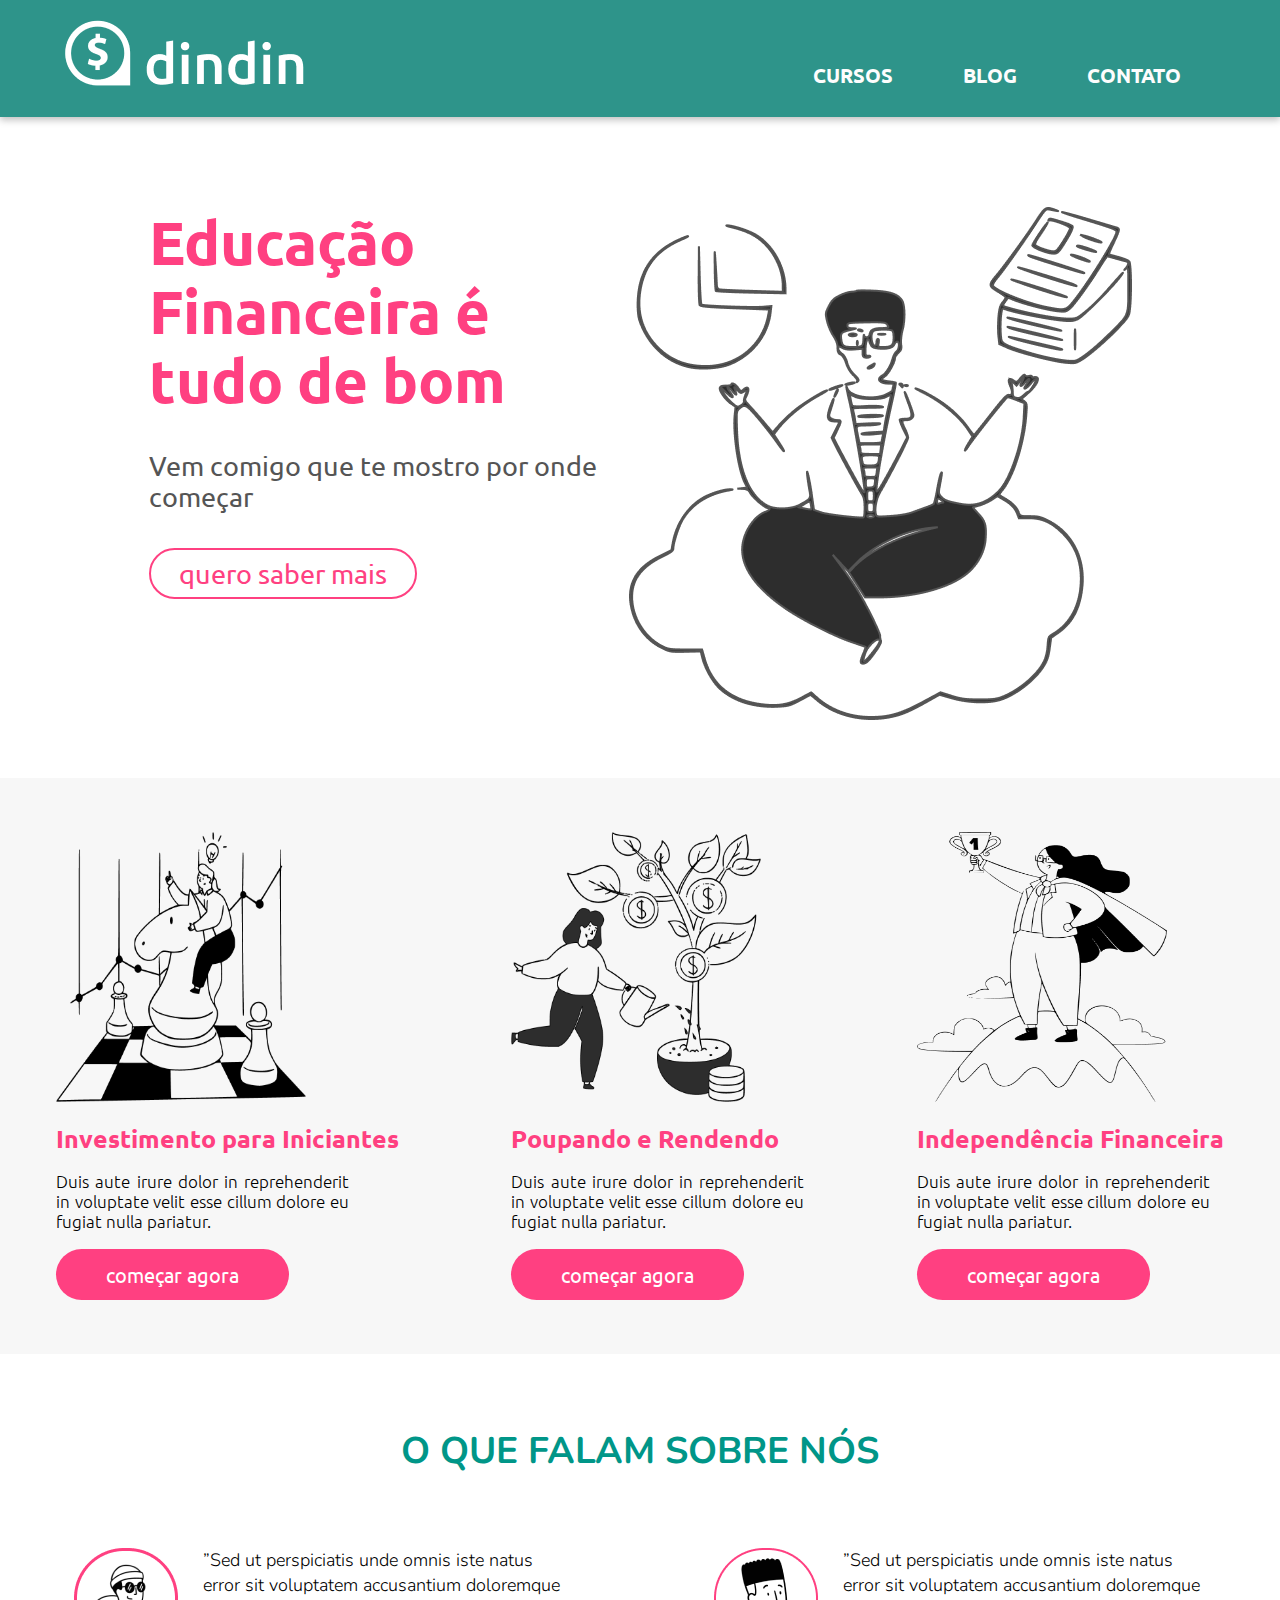
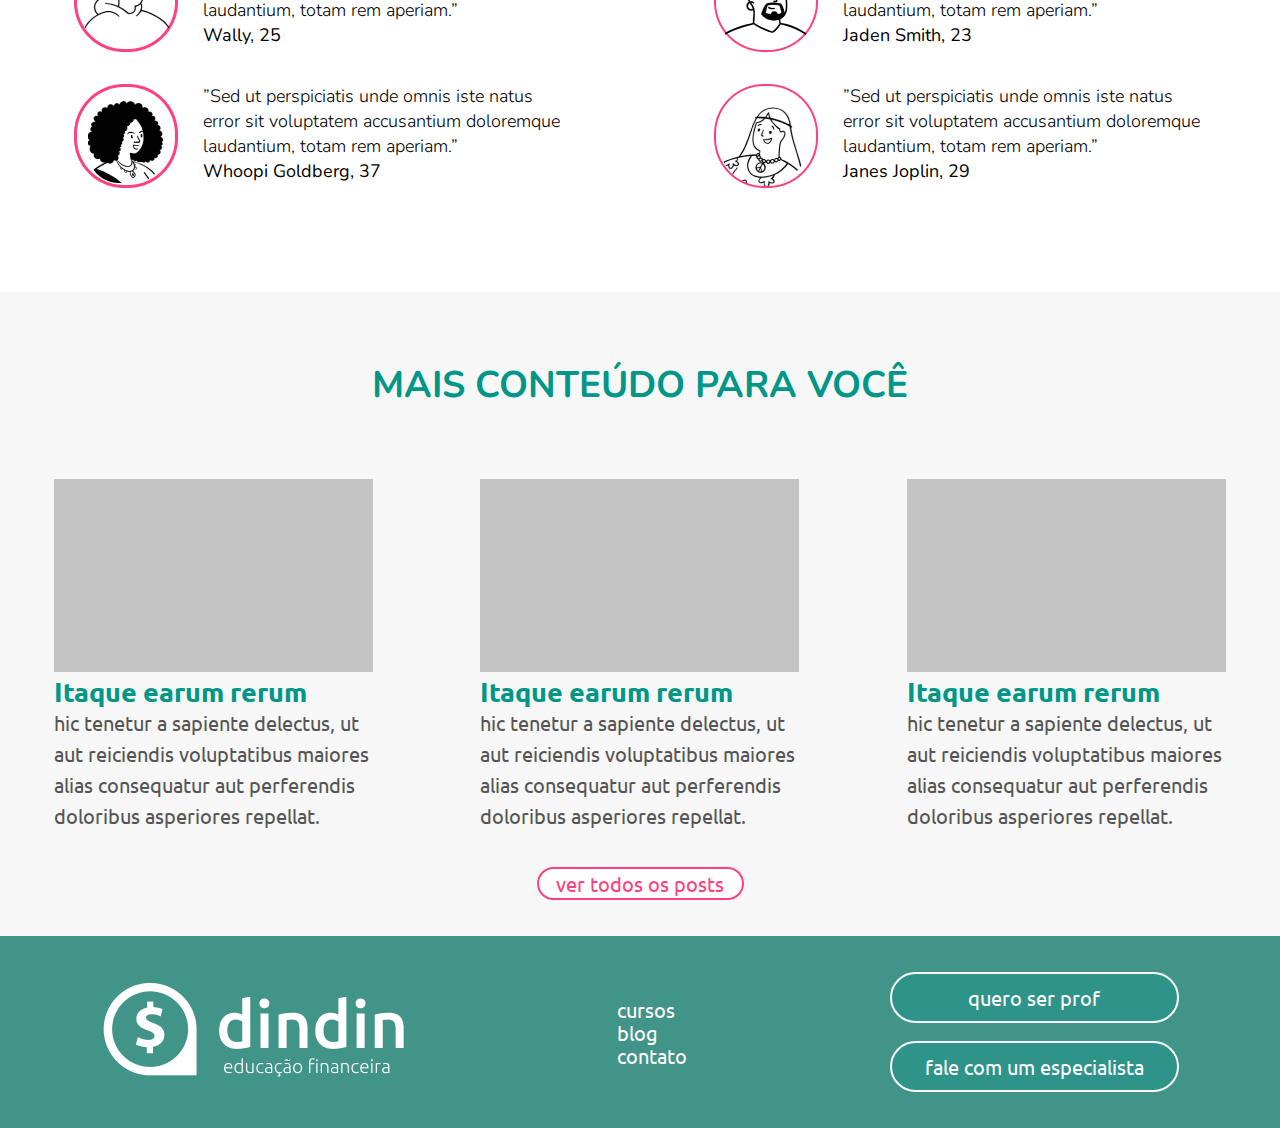
<file: index.html>
<!DOCTYPE html>
<html lang="pt-BR">

<head>
    <meta charset="UTF-8">
    <meta http-equiv="X-UA-Compatible" content="IE=edge">
    <meta name="viewport" content="width=device-width, initial-scale=1.0">
    <link rel="stylesheet" href="./css/cssIndex.css">

    <link rel="preconnect" href="https://fonts.googleapis.com">
    <link rel="preconnect" href="https://fonts.gstatic.com" crossorigin>
    <link href="https://fonts.googleapis.com/css2?family=Ubuntu:wght@700&display=swap" rel="stylesheet">

    <link rel="preconnect" href="https://fonts.googleapis.com">
    <link rel="preconnect" href="https://fonts.gstatic.com" crossorigin>
    <link href="https://fonts.googleapis.com/css2?family=Ubuntu:wght@400&display=swap" rel="stylesheet">

    <link rel="preconnect" href="https://fonts.googleapis.com">
    <link rel="preconnect" href="https://fonts.gstatic.com" crossorigin>
    <link href="https://fonts.googleapis.com/css2?family=Ubuntu:wght@300&display=swap" rel="stylesheet">

    <link rel="preconnect" href="https://fonts.googleapis.com">
    <link rel="preconnect" href="https://fonts.gstatic.com" crossorigin>
    <link
        href="https://fonts.googleapis.com/css2?family=Nunito:ital,wght@0,300;0,400;0,700;1,300;1,400;1,700&display=swap"
        rel="stylesheet">

    <title>Início - DinDin</title>
</head>

<body>
    <header>
        <div class="logo-header">
            <figure>
                <a href="./index.html"><img src="./img/logo-header.png" alt="Header: Logomarca Dindin"></a>
            </figure>
        </div>
        <div class="menu-header">
            <nav>
                <ul>
                    <li><a href="./pages/cursos.html">cursos</a></li>
                    <li><a href="./pages/blog.html">blog</a></li>
                    <li><a href="./pages/contato.html">contato</a></li>
                </ul>
            </nav>
        </div>
    </header>

    <main>
        <section id="header-conteudo">
            <article id="header-conteudo-texto">
                <p class="titulo-header">Educação Financeira é tudo de bom</p>
                <p class="descricao-header">Vem comigo que te mostro
                    por onde começar</p>

                <input class="button-informativo" type="button" value="quero saber mais"></input>
            </article>

            <figure id="header-conteudo-banner">
                <img src="./img/ilustra-banner.png" alt="Banner do topo da página">
            </figure>
        </section>

        <section id="cursos-conteudo">
            <section id="curso">
                <figure>
                    <img src="./img/ilustra-poupando.png" alt="Banner do curso de investimento para iniciantes">
                </figure>

                <article>
                    <p class="curso-titulo">Investimento para Iniciantes</p>
                    <p class="curso-descricao">Duis aute irure dolor in reprehenderit in voluptate velit esse cillum
                        dolore eu fugiat nulla pariatur.</p>
                    <input class="button-curso" type="button" value="começar agora"></input>
                </article>
            </section>

            <section id="curso">
                <figure>
                    <img src="./img/ilustra-investimento.png" alt="Banner do curso de poupando e rendendo">
                </figure>

                <article>
                    <p class="curso-titulo">Poupando e Rendendo</p>
                    <p class="curso-descricao">Duis aute irure dolor in reprehenderit in voluptate velit esse cillum
                        dolore eu fugiat nulla pariatur.</p>
                    <input class="button-curso" type="button" value="começar agora"></input>
                </article>
            </section>

            <section id="curso">
                <figure>
                    <img src="./img/ilustra-independencia.png" alt="Banner do curso de independência financeira">
                </figure>

                <article>
                    <p class="curso-titulo">Independência Financeira</p>
                    <p class="curso-descricao">Duis aute irure dolor in reprehenderit in voluptate velit esse cillum
                        dolore eu fugiat nulla pariatur.</p>
                    <input class="button-curso" type="button" value="começar agora"></input>
                </article>
            </section>
        </section>


        <section id="sobre-nos">
            <article id="titulo">
                <p class="titulo-sobre-nos">O QUE FALAM SOBRE NÓS</p>
            </article>

            <section id="first-row">
                <section id="pessoa">
                    <figure>
                        <img src="./img/icon-wally.png" alt="Ícone de Wally">
                    </figure>

                    <article id="informacoes-pessoa">
                        <p class="descricao-pessoa">”Sed ut perspiciatis unde omnis iste natus error sit voluptatem
                            accusantium doloremque laudantium, totam rem aperiam.”</p>
                        <p class="nome-pessoa">Wally, 25</p>
                    </article>
                </section>

                <section id="pessoa">
                    <figure>
                        <img src="./img/icon-jaden.png" alt="Ícone de Jaden">
                    </figure>

                    <article id="informacoes-pessoa">
                        <p class="descricao-pessoa">”Sed ut perspiciatis unde omnis iste natus error sit voluptatem
                            accusantium doloremque laudantium, totam rem aperiam.”</p>
                        <p class="nome-pessoa">Jaden Smith, 23</p>
                    </article>
                </section>
            </section>

            <section id="second-row">
                <section id="pessoa">
                    <figure>
                        <img src="./img/icon-whoopi.png" alt="Ícone de Whoopi">
                    </figure>

                    <article id="informacoes-pessoa">
                        <p class="descricao-pessoa">”Sed ut perspiciatis unde omnis iste natus error sit voluptatem
                            accusantium doloremque laudantium, totam rem aperiam.”</p>
                        <p class="nome-pessoa">Whoopi Goldberg, 37</p>
                    </article>
                </section>

                <section id="pessoa">
                    <figure>
                        <img src="./img/icon-jane.png" alt="Ícone de Jane">
                    </figure>

                    <article id="informacoes-pessoa">
                        <p class="descricao-pessoa">”Sed ut perspiciatis unde omnis iste natus error sit voluptatem
                            accusantium doloremque laudantium, totam rem aperiam.”</p>
                        <p class="nome-pessoa">Janes Joplin, 29</p>
                    </article>
                </section>
            </section>
        </section>

        <section id="mais-conteudo">
            <article id="titulo">
                <p class="titulo-mais-conteudo">MAIS CONTEÚDO PARA VOCÊ</p>
            </article>

            <section id="conteudos">
                <section id="conteudo">
                    <figure>
                        <img src="./img/rectangle.png">
                    </figure>

                    <article id="informacoes-conteudo">
                        <p class="titulo-conteudo">Itaque earum rerum</p>
                        <p class="descricao-conteudo">hic tenetur a sapiente delectus, ut aut reiciendis voluptatibus
                            maiores alias consequatur aut perferendis doloribus asperiores repellat.</p>
                    </article>
                </section>

                <section id="conteudo">
                    <figure>
                        <img src="./img/rectangle.png">
                    </figure>

                    <article id="informacoes-conteudo">
                        <p class="titulo-conteudo">Itaque earum rerum</p>
                        <p class="descricao-conteudo">hic tenetur a sapiente delectus, ut aut reiciendis voluptatibus
                            maiores alias consequatur aut perferendis doloribus asperiores repellat.</p>
                    </article>
                </section>

                <section id="conteudo">
                    <figure>
                        <img src="./img/rectangle.png">
                    </figure>

                    <article id="informacoes-conteudo">
                        <p class="titulo-conteudo">Itaque earum rerum</p>
                        <p class="descricao-conteudo">hic tenetur a sapiente delectus, ut aut reiciendis voluptatibus
                            maiores alias consequatur aut perferendis doloribus asperiores repellat.</p>
                    </article>
                </section>
            </section>
            
            <figure id="botao-conteudo">
                <input class="button-conteudo" type="button" value="ver todos os posts"></input>
            </figure>

        </section>
    </main>

    <footer>
        <section id="footer-content">
            <figure>
                <a href="./index.html"><img src="./img/logo-footer.png" alt="Footer: Logomarca Dindin"></a>
            </figure>

            <nav>
                <ul>
                    <li><a href="./pages/cursos.html">cursos</a></li>
                    <li><a href="./pages/blog.html">blog</a></li>
                    <li><a href="./pages/contato.html">contato</a></li>
                </ul>
            </nav>

            <section id="buttons-footer">
                <input class="button-quero-ser-prof" type="button" value="quero ser prof"></input>
                <input class="button-mais-link" type="button" value="fale com um especialista"></input>
            </section>
        </section>
    </footer>
</body>

</html>
</file>
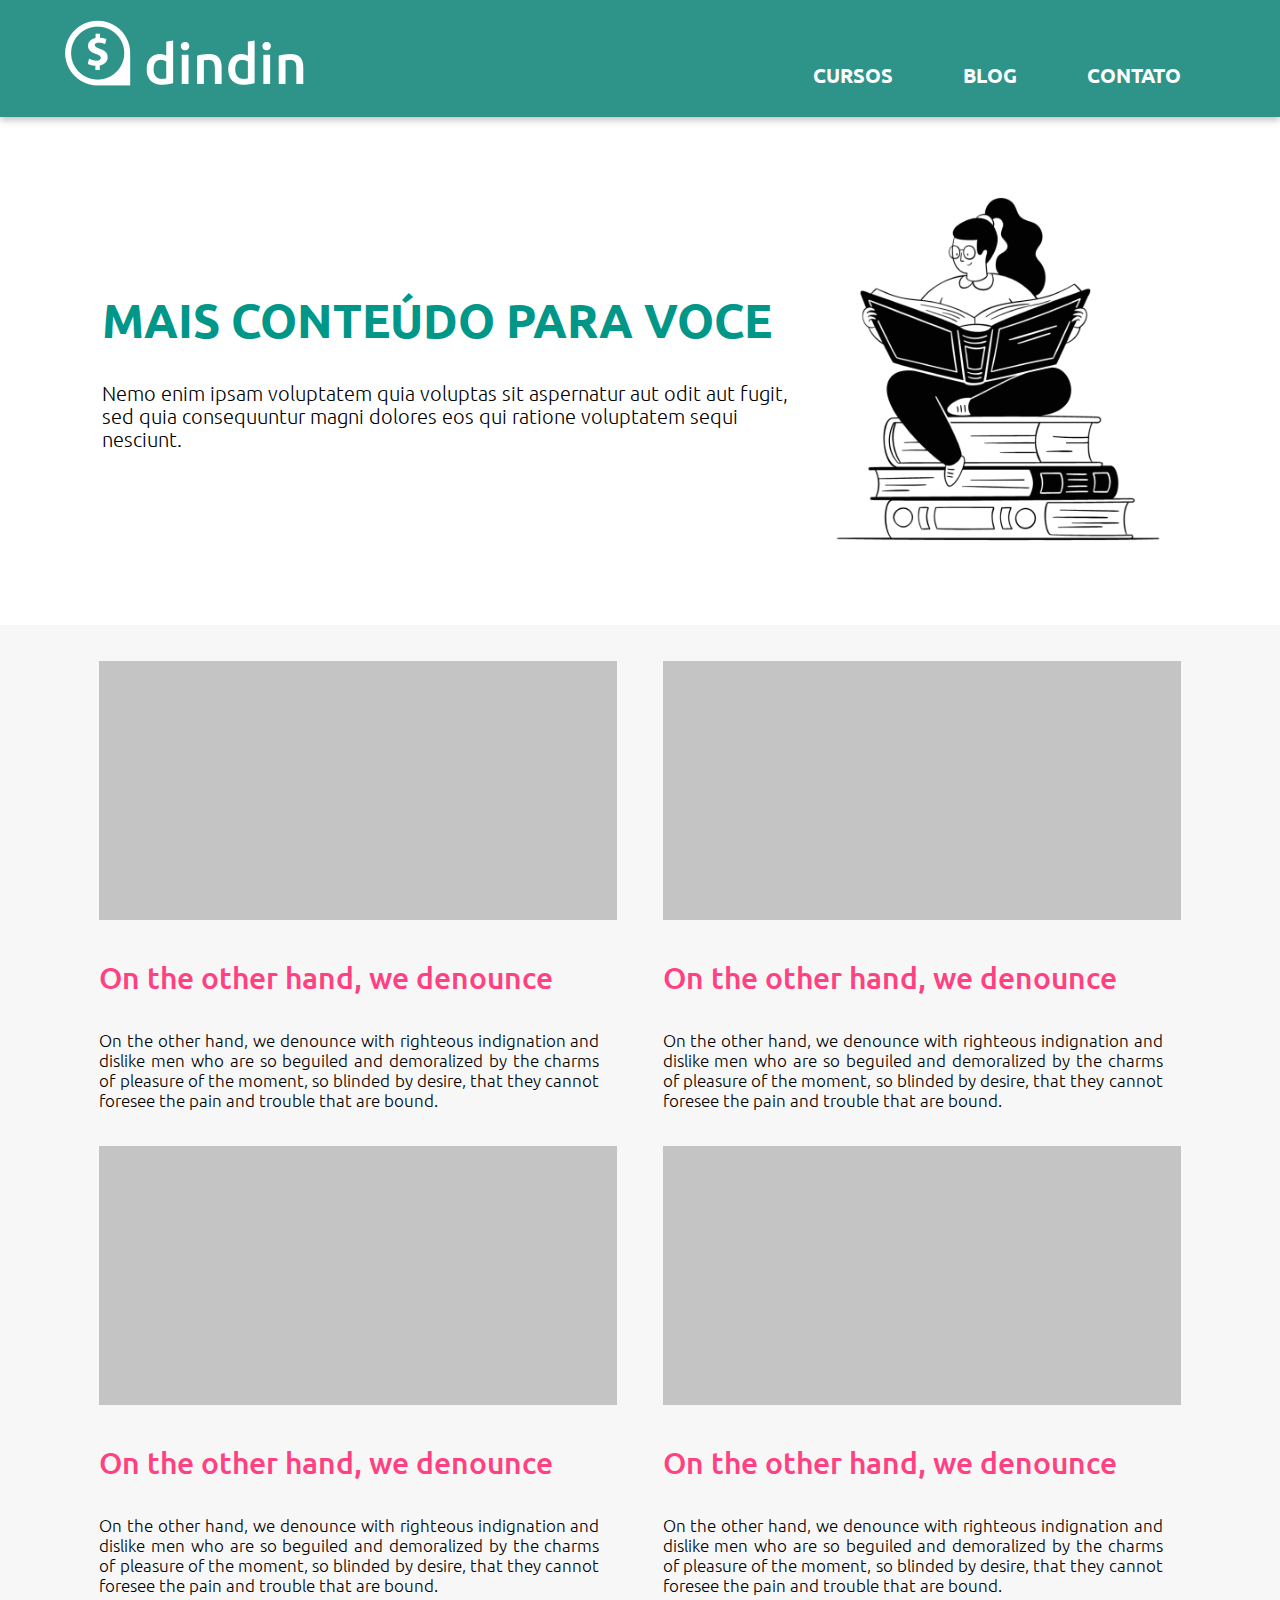
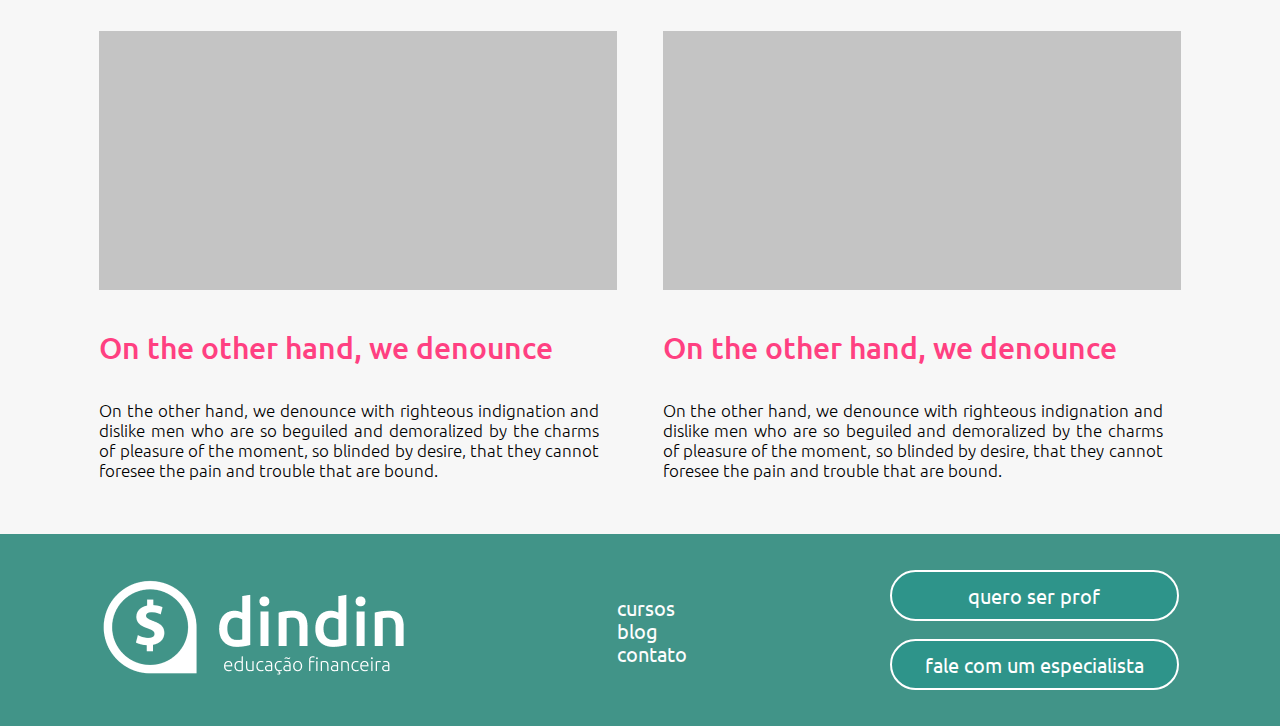
<file: blog.html>
<!DOCTYPE html>
<html lang="pt-BR">

<head>
    <meta charset="UTF-8">
    <meta http-equiv="X-UA-Compatible" content="IE=edge">
    <meta name="viewport" content="width=device-width, initial-scale=1.0">
    <link rel="stylesheet" href="./css/cssBlog.css">

    <link rel="preconnect" href="https://fonts.googleapis.com">
    <link rel="preconnect" href="https://fonts.gstatic.com" crossorigin>
    <link href="https://fonts.googleapis.com/css2?family=Ubuntu:wght@700&display=swap" rel="stylesheet">

    <link rel="preconnect" href="https://fonts.googleapis.com">
    <link rel="preconnect" href="https://fonts.gstatic.com" crossorigin>
    <link href="https://fonts.googleapis.com/css2?family=Ubuntu:wght@400&display=swap" rel="stylesheet">

    <link rel="preconnect" href="https://fonts.googleapis.com">
    <link rel="preconnect" href="https://fonts.gstatic.com" crossorigin>
    <link href="https://fonts.googleapis.com/css2?family=Ubuntu:wght@300&display=swap" rel="stylesheet">

    <link rel="preconnect" href="https://fonts.googleapis.com">
    <link rel="preconnect" href="https://fonts.gstatic.com" crossorigin>
    <link
        href="https://fonts.googleapis.com/css2?family=Nunito:ital,wght@0,300;0,400;0,700;1,300;1,400;1,700&display=swap"
        rel="stylesheet">

    <title>Blog - DinDin</title>
</head>

<body>
    <header>
        <div class="logo-header">
            <figure>
                <img src="./img/logo-header.png" alt="Header: Logomarca Dindin">
            </figure>
        </div>
        <div class="menu-header">
            <nav>
                <ul>
                    <li><a href="#">cursos</a></li>
                    <li><a href="#">blog</a></li>
                    <li><a href="#">contato</a></li>
                </ul>
            </nav>
        </div>
    </header>

    <main>
        <section id="first-container">
            <article id="mais-conteudo">
                <p class="titulo">MAIS CONTEÚDO PARA VOCE</p>
                <p class="descricao">Nemo enim ipsam voluptatem quia voluptas sit aspernatur aut odit aut fugit, sed
                    quia consequuntur magni dolores eos qui ratione voluptatem sequi nesciunt. </p>
            </article>

            <figure id="banner-inicio">
                <img src="./img/ilustra-blog.png" alt="Banner do blog">
            </figure>
        </section>

        <section id="blog-content">
            <section id="first-row">
                <section id="post">
                    <figure id="img-post">
                        <img src="./img/rectangle-2.png" alt="">
                    </figure>

                    <article>
                        <p class="titulo-post">On the other hand, we denounce</p>
                        <p class="descricao-post">On the other hand, we denounce with righteous indignation and dislike
                            men who are so beguiled and demoralized by the charms of pleasure of the moment, so blinded
                            by desire, that they cannot foresee the pain and trouble that are bound.</p>
                    </article>
                </section>

                <section id="post">
                    <figure id="img-post">
                        <img src="./img/rectangle-2.png" alt="">
                    </figure>

                    <article>
                        <p class="titulo-post">On the other hand, we denounce</p>
                        <p class="descricao-post">On the other hand, we denounce with righteous indignation and dislike
                            men who are so beguiled and demoralized by the charms of pleasure of the moment, so blinded
                            by desire, that they cannot foresee the pain and trouble that are bound.</p>
                    </article>
                </section>
            </section>

            <section id="second-row">
                <section id="post">
                    <figure id="img-post">
                        <img src="./img/rectangle-2.png" alt="">
                    </figure>

                    <article>
                        <p class="titulo-post">On the other hand, we denounce</p>
                        <p class="descricao-post">On the other hand, we denounce with righteous indignation and dislike
                            men who are so beguiled and demoralized by the charms of pleasure of the moment, so blinded
                            by desire, that they cannot foresee the pain and trouble that are bound.</p>
                    </article>
                </section>

                <section id="post">
                    <figure id="img-post">
                        <img src="./img/rectangle-2.png" alt="">
                    </figure>

                    <article>
                        <p class="titulo-post">On the other hand, we denounce</p>
                        <p class="descricao-post">On the other hand, we denounce with righteous indignation and dislike
                            men who are so beguiled and demoralized by the charms of pleasure of the moment, so blinded
                            by desire, that they cannot foresee the pain and trouble that are bound.</p>
                    </article>
                </section>
            </section>

            <section id="third-row">
                <section id="post">
                    <figure id="img-post">
                        <img src="./img/rectangle-2.png" alt="">
                    </figure>

                    <article>
                        <p class="titulo-post">On the other hand, we denounce</p>
                        <p class="descricao-post">On the other hand, we denounce with righteous indignation and dislike
                            men who are so beguiled and demoralized by the charms of pleasure of the moment, so blinded
                            by desire, that they cannot foresee the pain and trouble that are bound.</p>
                    </article>
                </section>

                <section id="post">
                    <figure id="img-post">
                        <img src="./img/rectangle-2.png" alt="">
                    </figure>

                    <article>
                        <p class="titulo-post">On the other hand, we denounce</p>
                        <p class="descricao-post">On the other hand, we denounce with righteous indignation and dislike
                            men who are so beguiled and demoralized by the charms of pleasure of the moment, so blinded
                            by desire, that they cannot foresee the pain and trouble that are bound.</p>
                    </article>
                </section>
            </section>   
        </section>
    </main>

    <footer>
        <section id="footer-content">
            <figure>
                <img src="./img/logo-footer.png" alt="Footer: Logomarca Dindin">
            </figure>

            <nav>
                <ul>
                    <li><a href="#">cursos</a></li>
                    <li><a href="#">blog</a></li>
                    <li><a href="#">contato</a></li>
                </ul>
            </nav>

            <section id="buttons-footer">
                <input class="button-quero-ser-prof" type="button" value="quero ser prof"></input>
                <input class="button-mais-link" type="button" value="fale com um especialista"></input>
            </section>
        </section>
    </footer>
</body>

</html>
</file>
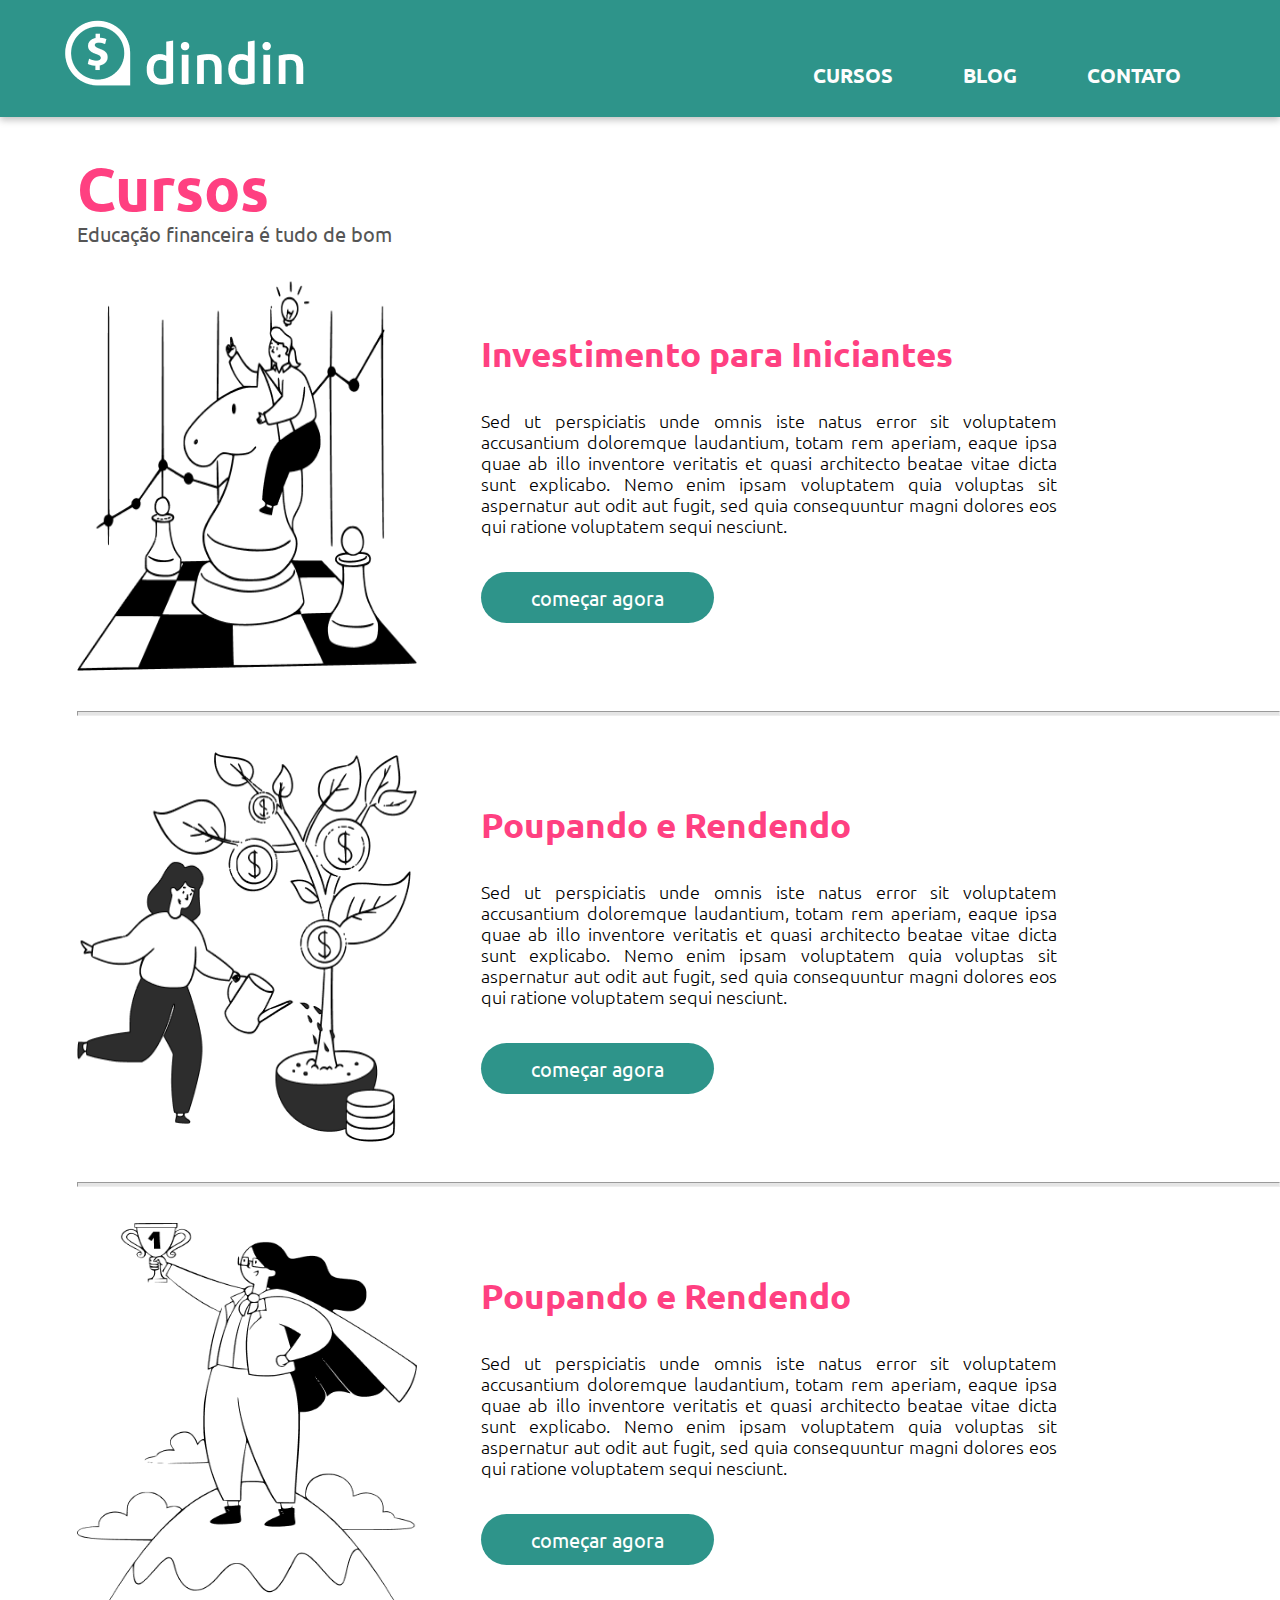
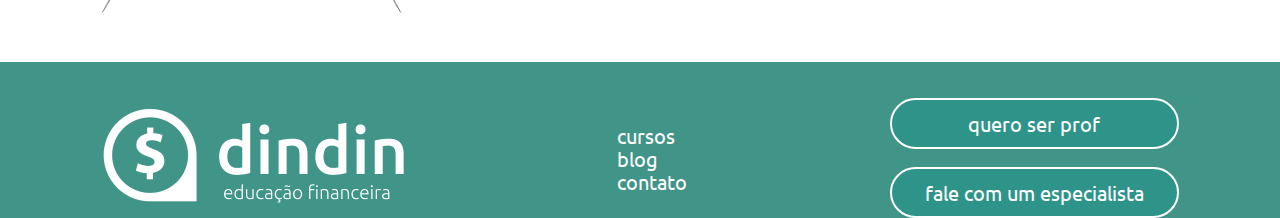
<file: cursos.html>
<!DOCTYPE html>
<html lang="pt-BR">

<head>
    <meta charset="UTF-8">
    <meta http-equiv="X-UA-Compatible" content="IE=edge">
    <meta name="viewport" content="width=device-width, initial-scale=1.0">
    <link rel="stylesheet" href="./css/cssCursos.css">

    <link rel="preconnect" href="https://fonts.googleapis.com">
    <link rel="preconnect" href="https://fonts.gstatic.com" crossorigin>
    <link href="https://fonts.googleapis.com/css2?family=Ubuntu:wght@700&display=swap" rel="stylesheet">

    <link rel="preconnect" href="https://fonts.googleapis.com">
    <link rel="preconnect" href="https://fonts.gstatic.com" crossorigin>
    <link href="https://fonts.googleapis.com/css2?family=Ubuntu:wght@400&display=swap" rel="stylesheet">

    <link rel="preconnect" href="https://fonts.googleapis.com">
    <link rel="preconnect" href="https://fonts.gstatic.com" crossorigin>
    <link href="https://fonts.googleapis.com/css2?family=Ubuntu:wght@300&display=swap" rel="stylesheet">

    <link rel="preconnect" href="https://fonts.googleapis.com">
    <link rel="preconnect" href="https://fonts.gstatic.com" crossorigin>
    <link
        href="https://fonts.googleapis.com/css2?family=Nunito:ital,wght@0,300;0,400;0,700;1,300;1,400;1,700&display=swap"
        rel="stylesheet">

    <title>Cursos - DinDin</title>
</head>

<body>
    <header>
        <div class="logo-header">
            <figure>
                <img src="./img/logo-header.png" alt="Header: Logomarca Dindin">
            </figure>
        </div>
        <div class="menu-header">
            <nav>
                <ul>
                    <li><a href="#">cursos</a></li>
                    <li><a href="#">blog</a></li>
                    <li><a href="#">contato</a></li>
                </ul>
            </nav>
        </div>
    </header>

    <main>
        <section id="cursos">

            <article id="header-cursos">
                <p class="titulo-section">Cursos</p>
                <p class="descricao-section">Educação financeira é tudo de bom</p>
            </article>

            <section id="curso">
                <figure id="banner-curso">
                    <img src="./img/ilustra-poupando.png" alt="">
                </figure>

                <article id="texto-curso">
                    <p class="titulo-curso">Investimento para Iniciantes</p>
                    <p class="descricao-curso">Sed ut perspiciatis unde omnis iste natus error sit voluptatem
                        accusantium doloremque laudantium, totam rem aperiam, eaque ipsa quae ab illo inventore
                        veritatis et quasi architecto beatae vitae dicta sunt explicabo. Nemo enim ipsam voluptatem quia
                        voluptas sit aspernatur aut odit aut fugit, sed quia consequuntur magni dolores eos qui ratione
                        voluptatem sequi nesciunt. </p>
                    <input class="button-informativo" type="button" value="começar agora"></input>
                </article>
            </section>

            <hr>

            <section id="curso">
                <figure id="banner-curso">
                    <img src="./img/ilustra-investimento.png" alt="">
                </figure>

                <article id="texto-curso">
                    <p class="titulo-curso">Poupando e Rendendo</p>
                    <p class="descricao-curso">Sed ut perspiciatis unde omnis iste natus error sit voluptatem
                        accusantium doloremque laudantium, totam rem aperiam, eaque ipsa quae ab illo inventore
                        veritatis et quasi architecto beatae vitae dicta sunt explicabo. Nemo enim ipsam voluptatem quia
                        voluptas sit aspernatur aut odit aut fugit, sed quia consequuntur magni dolores eos qui ratione
                        voluptatem sequi nesciunt. </p>
                    <input class="button-informativo" type="button" value="começar agora"></input>
                </article>
            </section>

            <hr>

            <section id="curso">
                <figure id="banner-curso">
                    <img src="./img/ilustra-independencia.png" alt="">
                </figure>

                <article id="texto-curso">
                    <p class="titulo-curso">Poupando e Rendendo</p>
                    <p class="descricao-curso">Sed ut perspiciatis unde omnis iste natus error sit voluptatem
                        accusantium doloremque laudantium, totam rem aperiam, eaque ipsa quae ab illo inventore
                        veritatis et quasi architecto beatae vitae dicta sunt explicabo. Nemo enim ipsam voluptatem quia
                        voluptas sit aspernatur aut odit aut fugit, sed quia consequuntur magni dolores eos qui ratione
                        voluptatem sequi nesciunt. </p>
                    <input class="button-informativo" type="button" value="começar agora"></input>
                </article>
            </section>
        </section>
    </main>

    <footer>
        <section id="footer-content">
            <figure>
                <img src="./img/logo-footer.png" alt="Footer: Logomarca Dindin">
            </figure>

            <nav>
                <ul>
                    <li><a href="#">cursos</a></li>
                    <li><a href="#">blog</a></li>
                    <li><a href="#">contato</a></li>
                </ul>
            </nav>

            <section id="buttons-footer">
                <input class="button-quero-ser-prof" type="button" value="quero ser prof"></input>
                <input class="button-mais-link" type="button" value="fale com um especialista"></input>
            </section>
        </section>
    </footer>
</body>

</html>
</file>
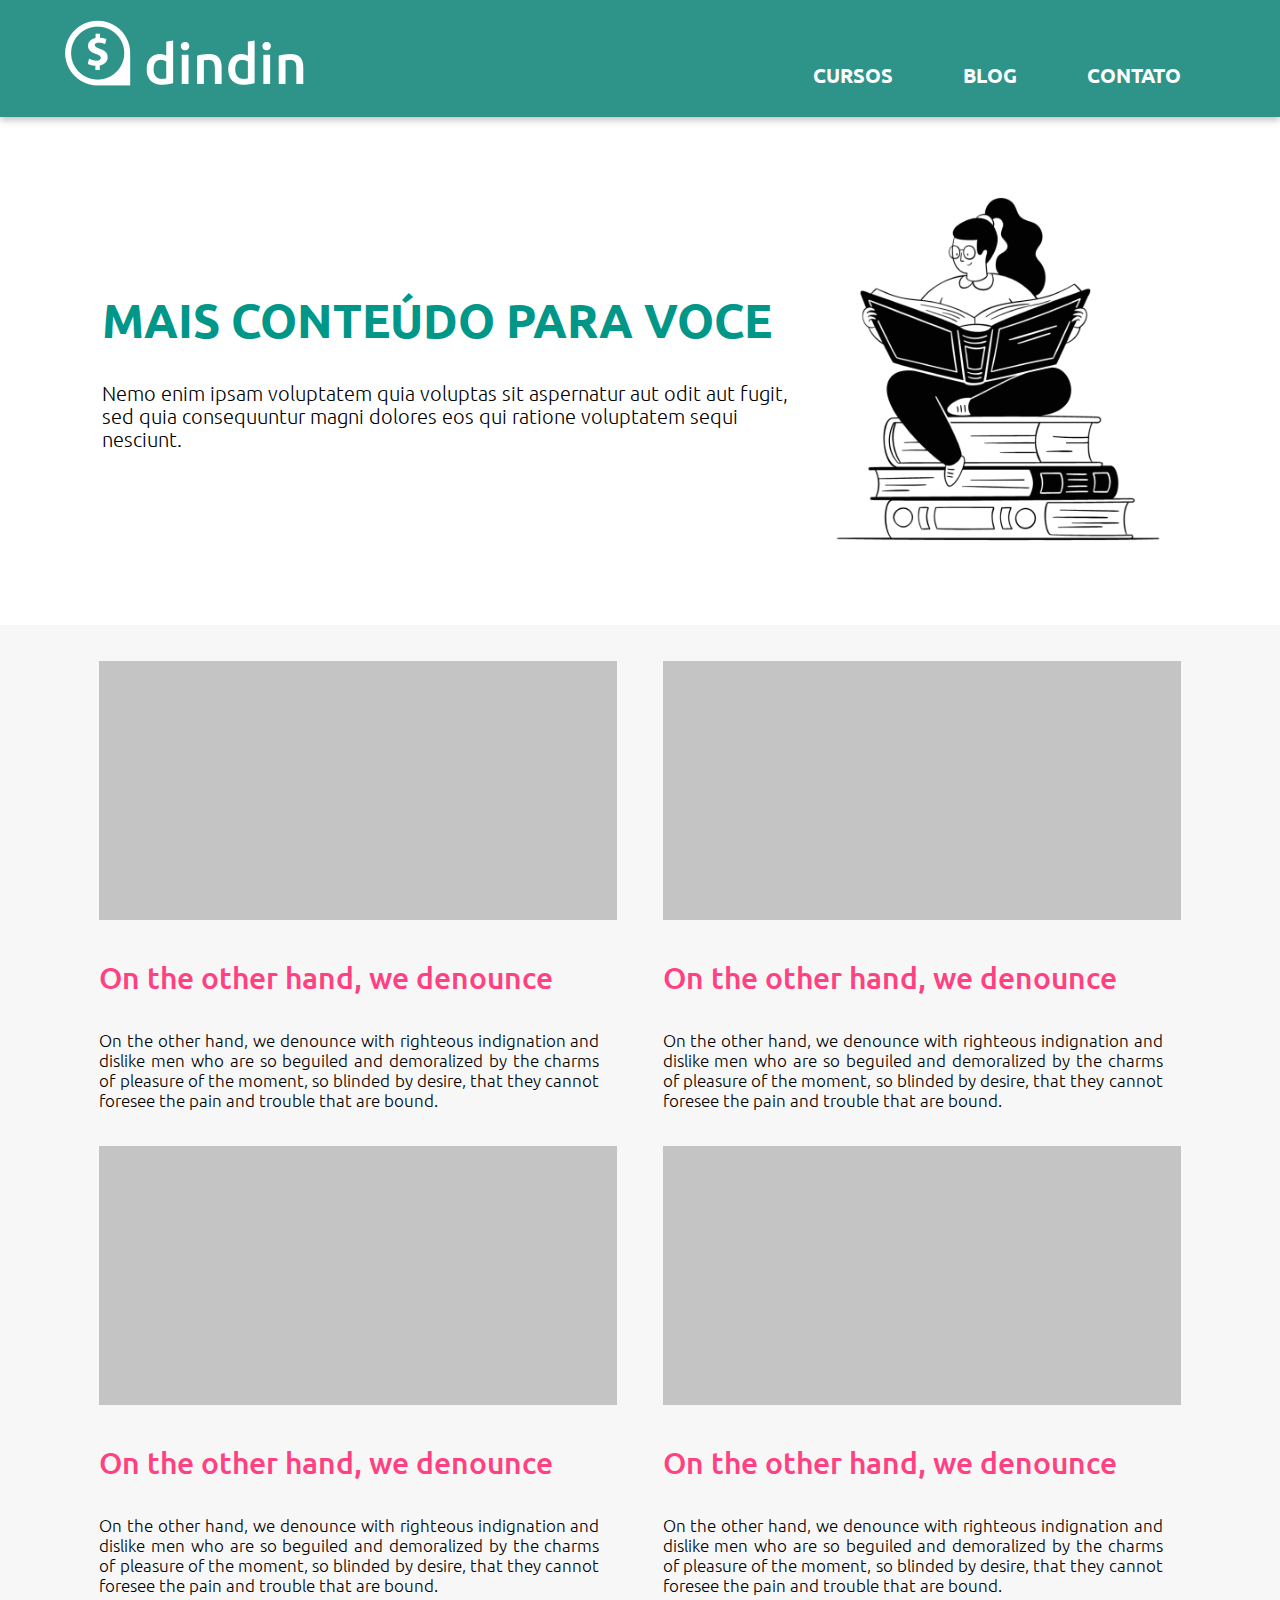
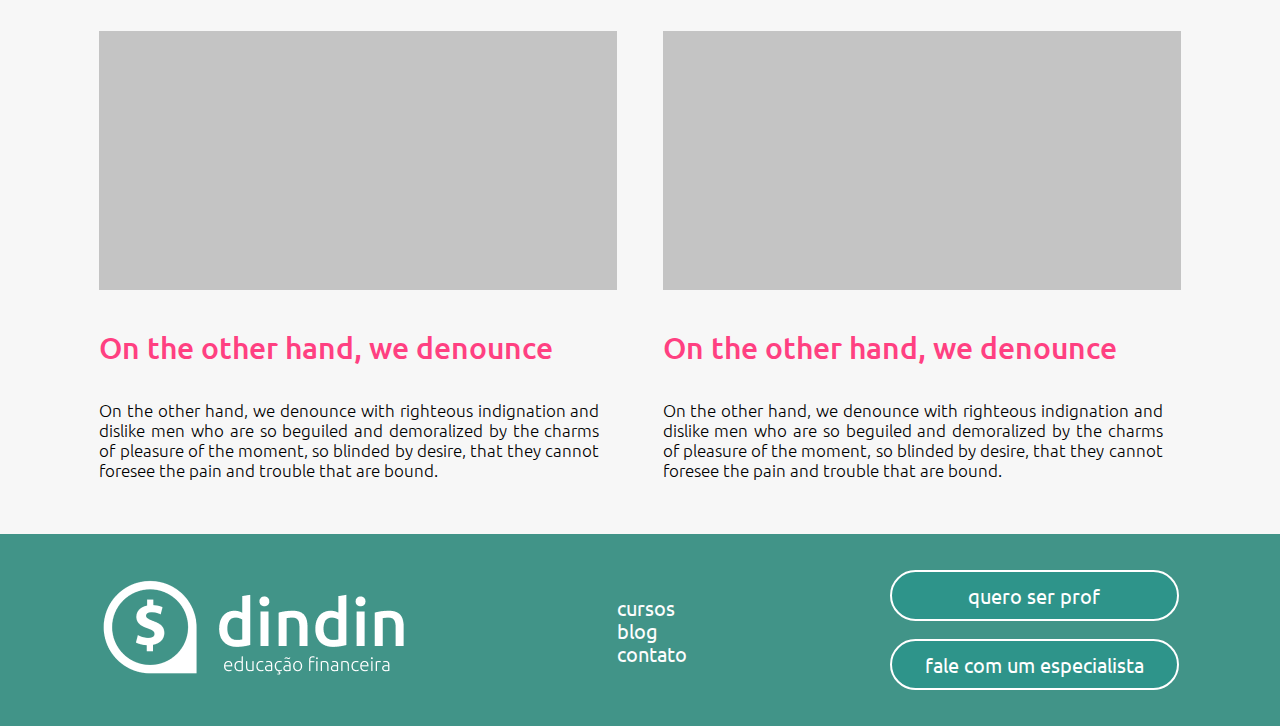
<file: pages/blog.html>
<!DOCTYPE html>
<html lang="pt-BR">

<head>
    <meta charset="UTF-8">
    <meta http-equiv="X-UA-Compatible" content="IE=edge">
    <meta name="viewport" content="width=device-width, initial-scale=1.0">
    <link rel="stylesheet" href="../css/cssBlog.css">

    <link rel="preconnect" href="https://fonts.googleapis.com">
    <link rel="preconnect" href="https://fonts.gstatic.com" crossorigin>
    <link href="https://fonts.googleapis.com/css2?family=Ubuntu:wght@700&display=swap" rel="stylesheet">

    <link rel="preconnect" href="https://fonts.googleapis.com">
    <link rel="preconnect" href="https://fonts.gstatic.com" crossorigin>
    <link href="https://fonts.googleapis.com/css2?family=Ubuntu:wght@400&display=swap" rel="stylesheet">

    <link rel="preconnect" href="https://fonts.googleapis.com">
    <link rel="preconnect" href="https://fonts.gstatic.com" crossorigin>
    <link href="https://fonts.googleapis.com/css2?family=Ubuntu:wght@300&display=swap" rel="stylesheet">

    <link rel="preconnect" href="https://fonts.googleapis.com">
    <link rel="preconnect" href="https://fonts.gstatic.com" crossorigin>
    <link
        href="https://fonts.googleapis.com/css2?family=Nunito:ital,wght@0,300;0,400;0,700;1,300;1,400;1,700&display=swap"
        rel="stylesheet">

    <title>Blog - DinDin</title>
</head>

<body>
    <header>
        <div class="logo-header">
            <figure>
                <a href="../index.html"><img src="../img/logo-header.png" alt="Header: Logomarca Dindin"></a>
            </figure>
        </div>
        <div class="menu-header">
            <nav>
                <ul>
                    <li><a href="./cursos.html">cursos</a></li>
                    <li><a href="./blog.html">blog</a></li>
                    <li><a href="./contato.html">contato</a></li>
                </ul>
            </nav>
        </div>
    </header>

    <main>
        <section id="first-container">
            <article id="mais-conteudo">
                <p class="titulo">MAIS CONTEÚDO PARA VOCE</p>
                <p class="descricao">Nemo enim ipsam voluptatem quia voluptas sit aspernatur aut odit aut fugit, sed
                    quia consequuntur magni dolores eos qui ratione voluptatem sequi nesciunt. </p>
            </article>

            <figure id="banner-inicio">
                <img src="../img/ilustra-blog.png" alt="Banner do blog">
            </figure>
        </section>

        <section id="blog-content">
            <section id="first-row">
                <section id="post">
                    <figure id="img-post">
                        <a href="./post.html"><img src="../img/rectangle-2.png" alt="Banner da postagem"></a>
                    </figure>

                    <article>
                        <a href="./post.html"><p class="titulo-post">On the other hand, we denounce</p></a>
                        <p class="descricao-post">On the other hand, we denounce with righteous indignation and dislike
                            men who are so beguiled and demoralized by the charms of pleasure of the moment, so blinded
                            by desire, that they cannot foresee the pain and trouble that are bound.</p>
                    </article>
                </section>

                <section id="post">
                    <figure id="img-post">
                        <a href="./post.html"><img src="../img/rectangle-2.png" alt="Banner da postagem"></a>
                    </figure>

                    <article>
                        <a href="./post.html"><p class="titulo-post">On the other hand, we denounce</p></a>
                        <p class="descricao-post">On the other hand, we denounce with righteous indignation and dislike
                            men who are so beguiled and demoralized by the charms of pleasure of the moment, so blinded
                            by desire, that they cannot foresee the pain and trouble that are bound.</p>
                    </article>
                </section>
            </section>

            <section id="second-row">
                <section id="post">
                    <figure id="img-post">
                        <a href="./post.html"><img src="../img/rectangle-2.png" alt="Banner da postagem"></a>
                    </figure>

                    <article>
                        <a href="./post.html"><p class="titulo-post">On the other hand, we denounce</p></a>
                        <p class="descricao-post">On the other hand, we denounce with righteous indignation and dislike
                            men who are so beguiled and demoralized by the charms of pleasure of the moment, so blinded
                            by desire, that they cannot foresee the pain and trouble that are bound.</p>
                    </article>
                </section>

                <section id="post">
                    <figure id="img-post">
                        <a href="./post.html"><img src="../img/rectangle-2.png" alt="Banner da postagem"></a>
                    </figure>

                    <article>
                        <a href="./post.html"><p class="titulo-post">On the other hand, we denounce</p></a>
                        <p class="descricao-post">On the other hand, we denounce with righteous indignation and dislike
                            men who are so beguiled and demoralized by the charms of pleasure of the moment, so blinded
                            by desire, that they cannot foresee the pain and trouble that are bound.</p>
                    </article>
                </section>
            </section>

            <section id="third-row">
                <section id="post">
                    <figure id="img-post">
                        <a href="./post.html"><img src="../img/rectangle-2.png" alt="Banner da postagem"></a>
                    </figure>

                    <article>
                        <a href="./post.html"><p class="titulo-post">On the other hand, we denounce</p></a>
                        <p class="descricao-post">On the other hand, we denounce with righteous indignation and dislike
                            men who are so beguiled and demoralized by the charms of pleasure of the moment, so blinded
                            by desire, that they cannot foresee the pain and trouble that are bound.</p>
                    </article>
                </section>

                <section id="post">
                    <figure id="img-post">
                        <a href="./post.html"><img src="../img/rectangle-2.png" alt="Banner da postagem"></a>
                    </figure>

                    <article>
                        <a href="./post.html"><p class="titulo-post">On the other hand, we denounce</p></a>
                        <p class="descricao-post">On the other hand, we denounce with righteous indignation and dislike
                            men who are so beguiled and demoralized by the charms of pleasure of the moment, so blinded
                            by desire, that they cannot foresee the pain and trouble that are bound.</p>
                    </article>
                </section>
            </section>   
        </section>
    </main>

    <footer>
        <section id="footer-content">
            <figure>
                <a href="../index.html"><img src="../img/logo-footer.png" alt="Footer: Logomarca Dindin"></a>
            </figure>

            <nav>
                <ul>
                    <li><a href="./cursos.html">cursos</a></li>
                    <li><a href="./blog.html">blog</a></li>
                    <li><a href="./contato.html">contato</a></li>
                </ul>
            </nav>

            <section id="buttons-footer">
                <input class="button-quero-ser-prof" type="button" value="quero ser prof"></input>
                <input class="button-mais-link" type="button" value="fale com um especialista"></input>
            </section>
        </section>
    </footer>
</body>

</html>
</file>
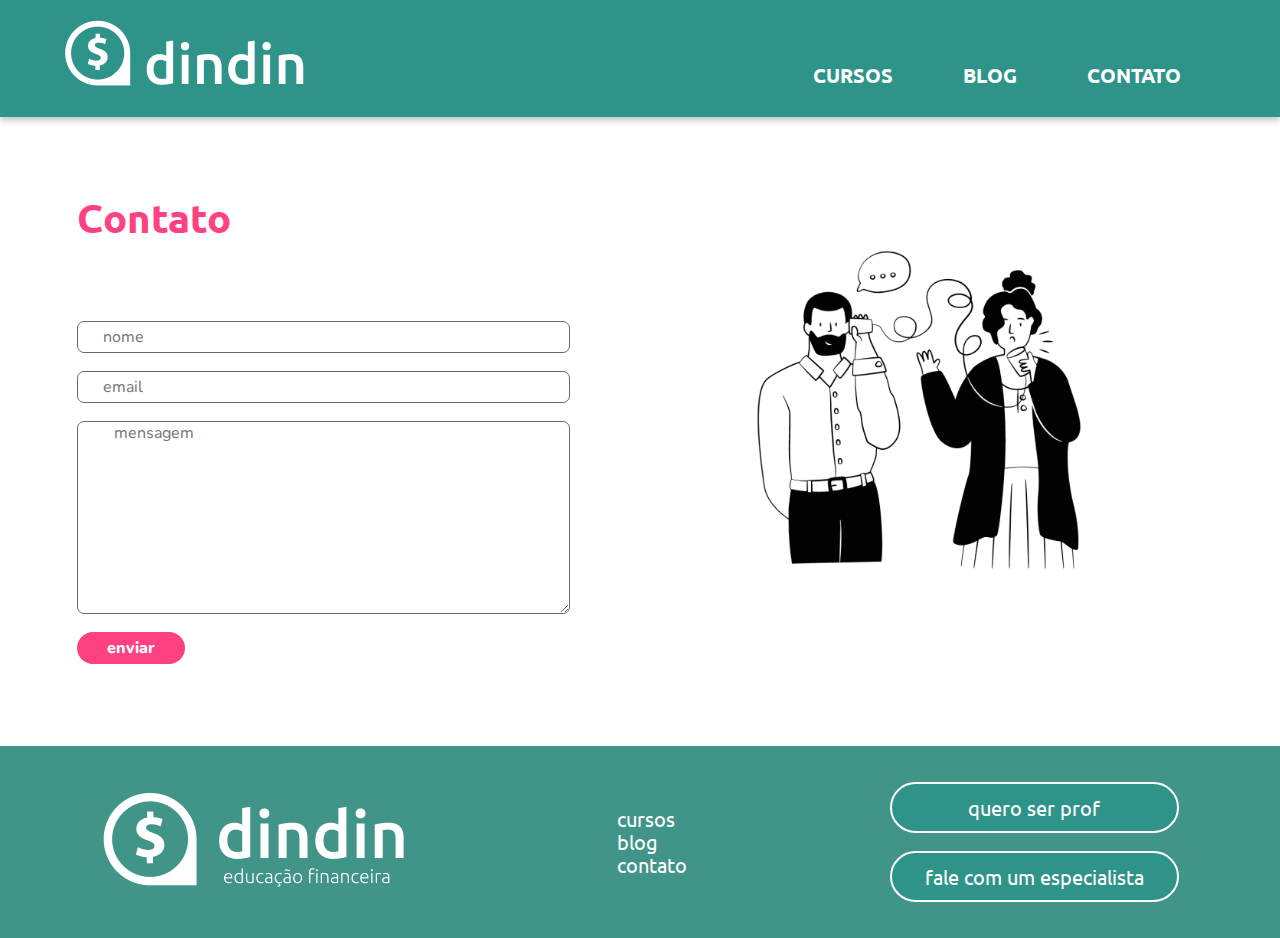
<file: pages/contato.html>
<!DOCTYPE html>
<html lang="pt-BR">

<head>
    <meta charset="UTF-8">
    <meta http-equiv="X-UA-Compatible" content="IE=edge">
    <meta name="viewport" content="width=device-width, initial-scale=1.0">
    <link rel="stylesheet" href="../css/cssContato.css">

    <link rel="preconnect" href="https://fonts.googleapis.com">
    <link rel="preconnect" href="https://fonts.gstatic.com" crossorigin>
    <link href="https://fonts.googleapis.com/css2?family=Ubuntu:wght@700&display=swap" rel="stylesheet">

    <link rel="preconnect" href="https://fonts.googleapis.com">
    <link rel="preconnect" href="https://fonts.gstatic.com" crossorigin>
    <link href="https://fonts.googleapis.com/css2?family=Ubuntu:wght@400&display=swap" rel="stylesheet">

    <link rel="preconnect" href="https://fonts.googleapis.com">
    <link rel="preconnect" href="https://fonts.gstatic.com" crossorigin>
    <link href="https://fonts.googleapis.com/css2?family=Ubuntu:wght@300&display=swap" rel="stylesheet">

    <link rel="preconnect" href="https://fonts.googleapis.com">
    <link rel="preconnect" href="https://fonts.gstatic.com" crossorigin>
    <link
        href="https://fonts.googleapis.com/css2?family=Nunito:ital,wght@0,300;0,400;0,700;1,300;1,400;1,700&display=swap"
        rel="stylesheet">

    <title>Contato - DinDin</title>
</head>

    <body>
        <header>
            <div class="logo-header">
                <figure>
                    <a href="../index.html"><img src="../img/logo-header.png" alt="Header: Logomarca Dindin"></a>
                </figure>
            </div>
            <div class="menu-header">
                <nav>
                    <ul>
                        <li><a href="./cursos.html">cursos</a></li>
                        <li><a href="./blog.html">blog</a></li>
                        <li><a href="./contato.html">contato</a></li>
                    </ul>
                </nav>
            </div>
        </header>

        <main>
            <p id="titulo-formulario">Contato</p>

            <section id="conteudo-pagina">

                <section id="formulario-pagina">
                    <input id="input-form" type="text" placeholder="nome">
                    <input id="input-form" type="text" placeholder="email">
                    <textarea id="input-form-bigtext" placeholder="mensagem"></textarea>
                    <input id="button-form" type="button" value="enviar"></input>
                </section>

                <figure id="banner-formulario">
                    <img src="../img/ilustra-contato.png">
                </figure>
            </section>
        </main>

        <footer>
            <section id="footer-content">
                <figure>
                    <a href="../index.html"><img src="../img/logo-footer.png" alt="Footer: Logomarca Dindin"></a>
                </figure>
    
                <nav>
                    <ul>
                        <li><a href="./cursos.html">cursos</a></li>
                        <li><a href="./blog.html">blog</a></li>
                        <li><a href="./contato.html">contato</a></li>
                    </ul>
                </nav>
    
                <section id="buttons-footer">
                    <input class="button-quero-ser-prof" type="button" value="quero ser prof"></input>
                    <input class="button-mais-link" type="button" value="fale com um especialista"></input>
                </section>
            </section>
        </footer>

    </body>
</html>
</file>
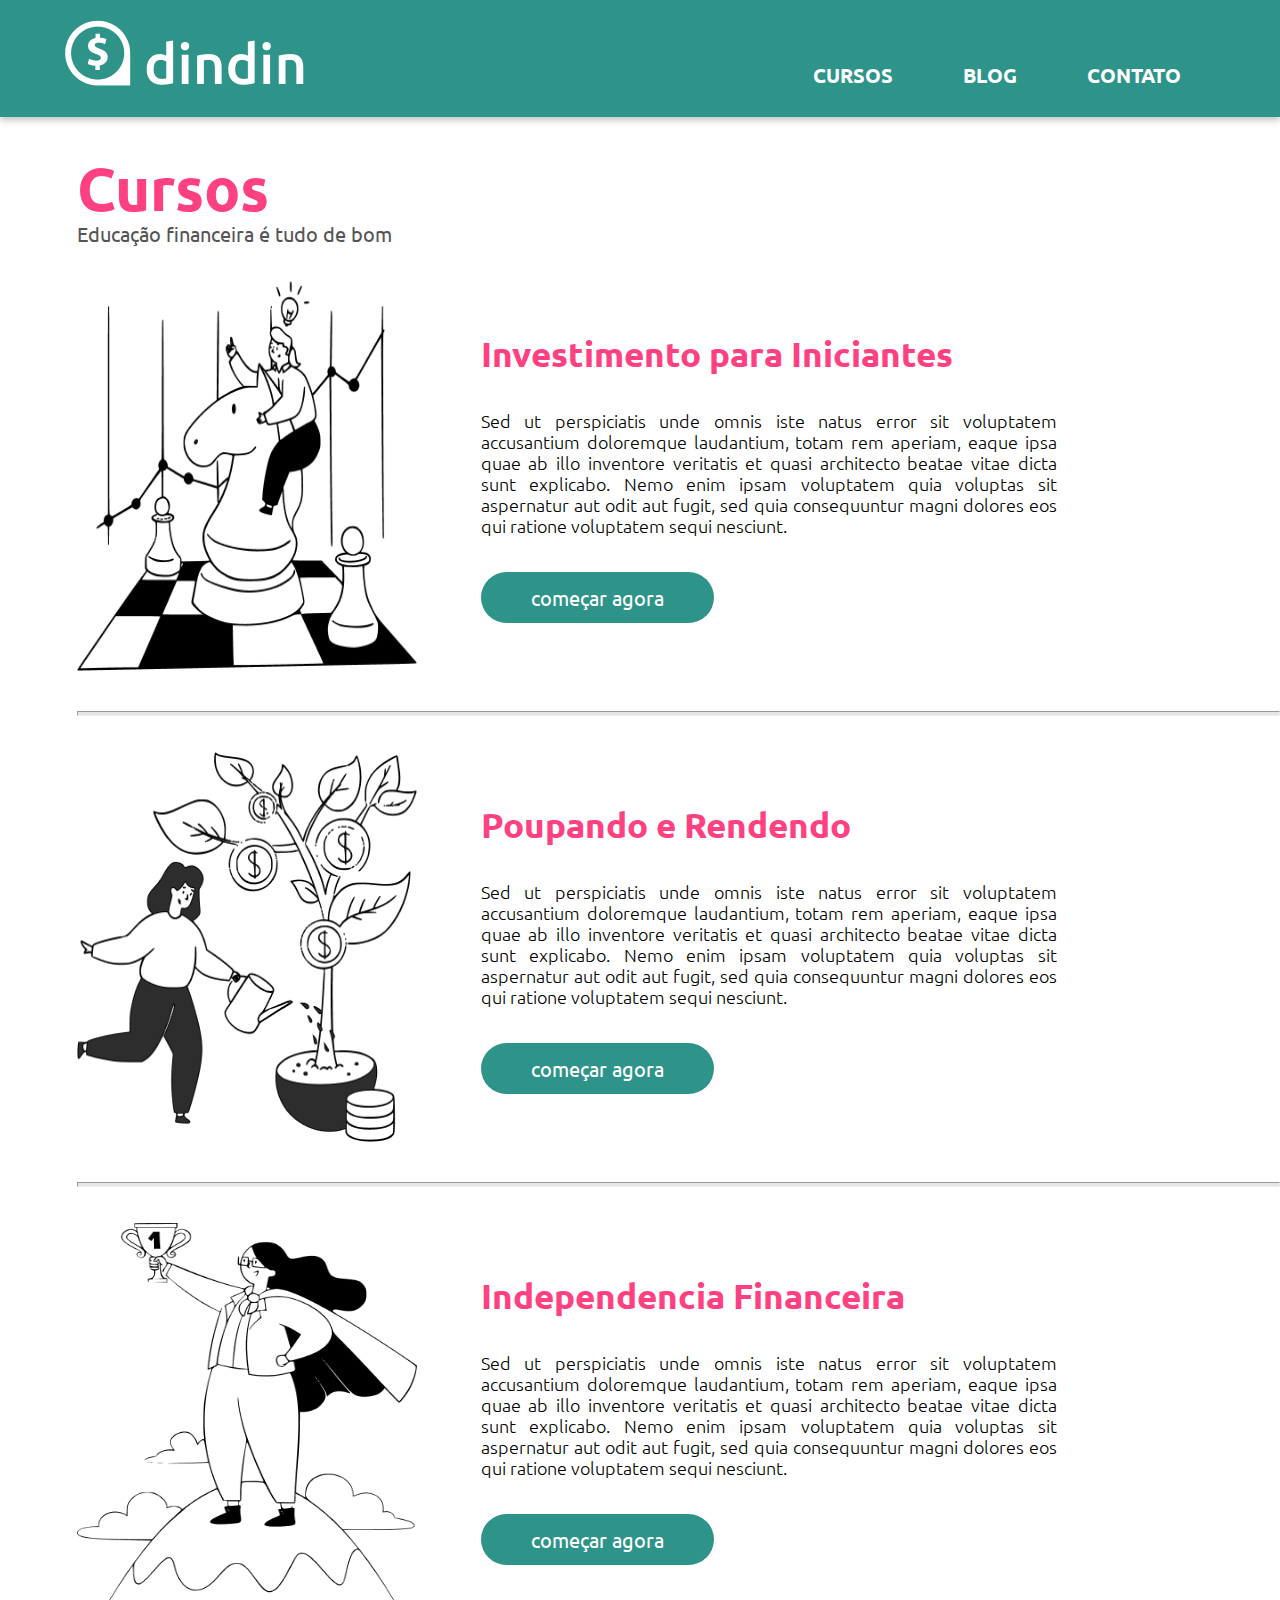
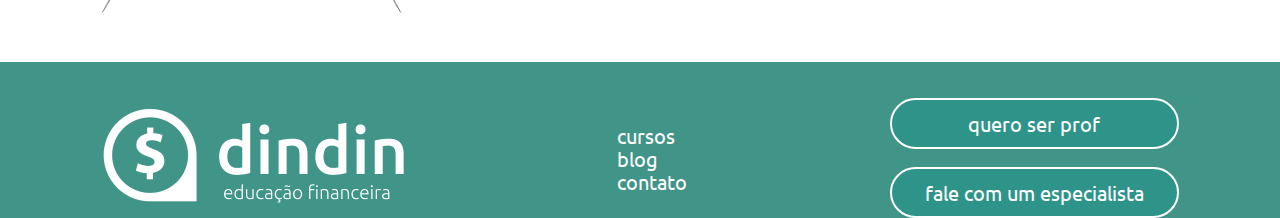
<file: pages/cursos.html>
<!DOCTYPE html>
<html lang="pt-BR">

<head>
    <meta charset="UTF-8">
    <meta http-equiv="X-UA-Compatible" content="IE=edge">
    <meta name="viewport" content="width=device-width, initial-scale=1.0">
    <link rel="stylesheet" href="../css/cssCursos.css">

    <link rel="preconnect" href="https://fonts.googleapis.com">
    <link rel="preconnect" href="https://fonts.gstatic.com" crossorigin>
    <link href="https://fonts.googleapis.com/css2?family=Ubuntu:wght@700&display=swap" rel="stylesheet">

    <link rel="preconnect" href="https://fonts.googleapis.com">
    <link rel="preconnect" href="https://fonts.gstatic.com" crossorigin>
    <link href="https://fonts.googleapis.com/css2?family=Ubuntu:wght@400&display=swap" rel="stylesheet">

    <link rel="preconnect" href="https://fonts.googleapis.com">
    <link rel="preconnect" href="https://fonts.gstatic.com" crossorigin>
    <link href="https://fonts.googleapis.com/css2?family=Ubuntu:wght@300&display=swap" rel="stylesheet">

    <link rel="preconnect" href="https://fonts.googleapis.com">
    <link rel="preconnect" href="https://fonts.gstatic.com" crossorigin>
    <link
        href="https://fonts.googleapis.com/css2?family=Nunito:ital,wght@0,300;0,400;0,700;1,300;1,400;1,700&display=swap"
        rel="stylesheet">

    <title>Cursos - DinDin</title>
</head>

<body>
    <header>
        <div class="logo-header">
            <figure>
                <a href="../index.html"><img src="../img/logo-header.png" alt="Header: Logomarca Dindin"></a>
            </figure>
        </div>
        <div class="menu-header">
            <nav>
                <ul>
                    <li><a href="./cursos.html">cursos</a></li>
                    <li><a href="./blog.html">blog</a></li>
                    <li><a href="./contato.html">contato</a></li>
                </ul>
            </nav>
        </div>
    </header>

    <main>
        <section id="cursos">

            <article id="header-cursos">
                <p class="titulo-section">Cursos</p>
                <p class="descricao-section">Educação financeira é tudo de bom</p>
            </article>

            <section id="curso">
                <figure id="banner-curso">
                    <a href="./curso-investimento.html"><img src="../img/ilustra-poupando.png" alt="Banner curso investimento"></a>
                </figure>

                <article id="texto-curso">
                    <p class="titulo-curso">Investimento para Iniciantes</p>
                    <p class="descricao-curso">Sed ut perspiciatis unde omnis iste natus error sit voluptatem
                        accusantium doloremque laudantium, totam rem aperiam, eaque ipsa quae ab illo inventore
                        veritatis et quasi architecto beatae vitae dicta sunt explicabo. Nemo enim ipsam voluptatem quia
                        voluptas sit aspernatur aut odit aut fugit, sed quia consequuntur magni dolores eos qui ratione
                        voluptatem sequi nesciunt. </p>
                    <a href="./curso-investimento.html"><input class="button-informativo" type="button" value="começar agora"></input></a>
                </article>
            </section>

            <hr>

            <section id="curso">
                <figure id="banner-curso">
                    <img src="../img/ilustra-investimento.png" alt="Banner curso poupando e rendendo">
                </figure>

                <article id="texto-curso">
                    <p class="titulo-curso">Poupando e Rendendo</p>
                    <p class="descricao-curso">Sed ut perspiciatis unde omnis iste natus error sit voluptatem
                        accusantium doloremque laudantium, totam rem aperiam, eaque ipsa quae ab illo inventore
                        veritatis et quasi architecto beatae vitae dicta sunt explicabo. Nemo enim ipsam voluptatem quia
                        voluptas sit aspernatur aut odit aut fugit, sed quia consequuntur magni dolores eos qui ratione
                        voluptatem sequi nesciunt. </p>
                    <input class="button-informativo" type="button" value="começar agora"></input>
                </article>
            </section>

            <hr>

            <section id="curso">
                <figure id="banner-curso">
                    <img src="../img/ilustra-independencia.png" alt="Banner curso independência financeira">
                </figure>

                <article id="texto-curso">
                    <p class="titulo-curso">Independencia Financeira</p>
                    <p class="descricao-curso">Sed ut perspiciatis unde omnis iste natus error sit voluptatem
                        accusantium doloremque laudantium, totam rem aperiam, eaque ipsa quae ab illo inventore
                        veritatis et quasi architecto beatae vitae dicta sunt explicabo. Nemo enim ipsam voluptatem quia
                        voluptas sit aspernatur aut odit aut fugit, sed quia consequuntur magni dolores eos qui ratione
                        voluptatem sequi nesciunt. </p>
                    <input class="button-informativo" type="button" value="começar agora"></input>
                </article>
            </section>
        </section>
    </main>

    <footer>
        <section id="footer-content">
            <figure>
                <a href="../index.html"><img src="../img/logo-footer.png" alt="Footer: Logomarca Dindin"></a>
            </figure>

            <nav>
                <ul>
                    <li><a href="./cursos.html">cursos</a></li>
                    <li><a href="./blog.html">blog</a></li>
                    <li><a href="./contato.html">contato</a></li>
                </ul>
            </nav>

            <section id="buttons-footer">
                <input class="button-quero-ser-prof" type="button" value="quero ser prof"></input>
                <input class="button-mais-link" type="button" value="fale com um especialista"></input>
            </section>
        </section>
    </footer>
</body>

</html>
</file>
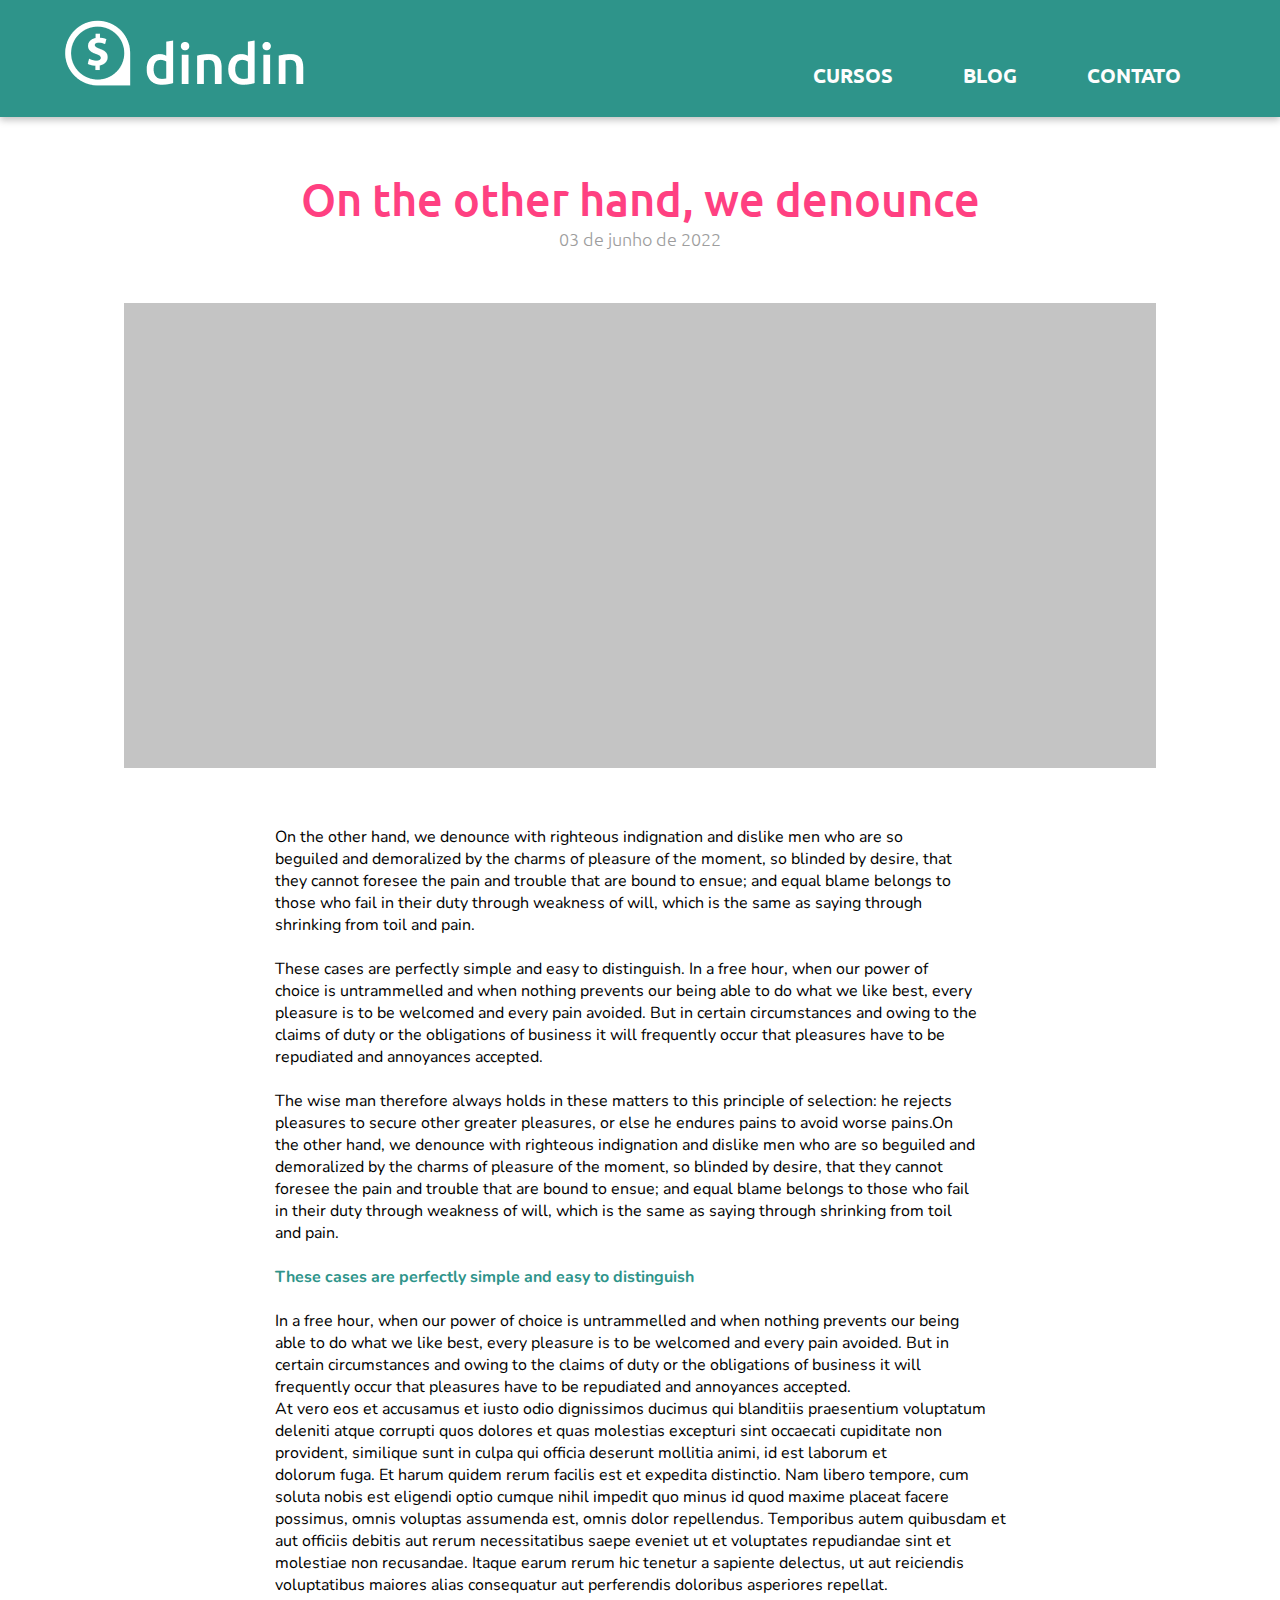
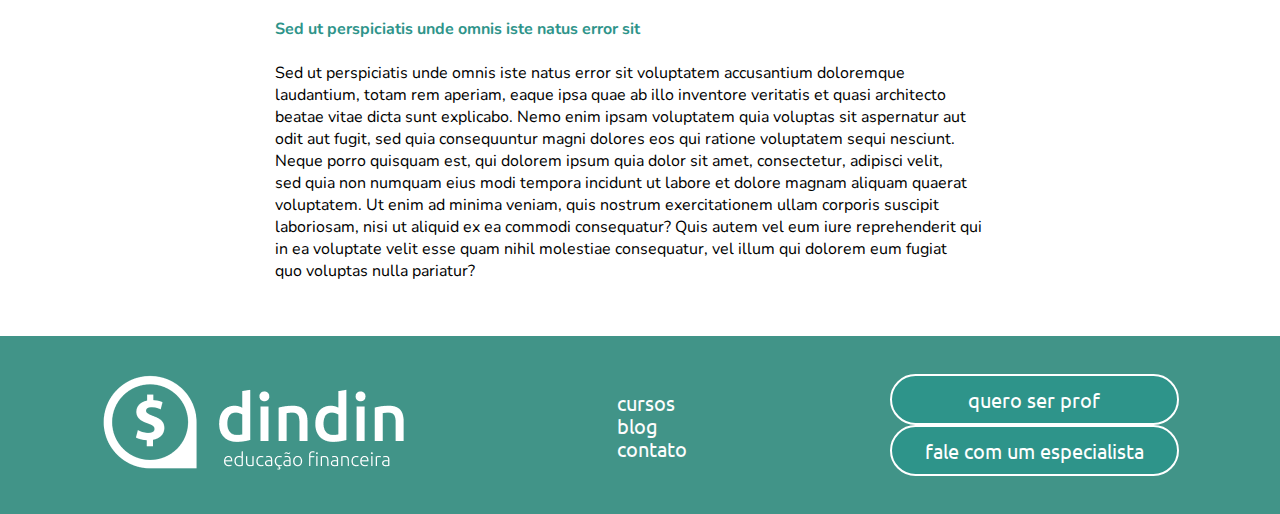
<file: pages/post.html>
<!DOCTYPE html>
<html lang="pt-BR">

<head>
    <meta charset="UTF-8">
    <meta http-equiv="X-UA-Compatible" content="IE=edge">
    <meta name="viewport" content="width=device-width, initial-scale=1.0">
    <link rel="stylesheet" href="../css/cssPost.css">

    <link rel="preconnect" href="https://fonts.googleapis.com">
    <link rel="preconnect" href="https://fonts.gstatic.com" crossorigin>
    <link href="https://fonts.googleapis.com/css2?family=Ubuntu:wght@700&display=swap" rel="stylesheet">

    <link rel="preconnect" href="https://fonts.googleapis.com">
    <link rel="preconnect" href="https://fonts.gstatic.com" crossorigin>
    <link href="https://fonts.googleapis.com/css2?family=Ubuntu:wght@400&display=swap" rel="stylesheet">

    <link rel="preconnect" href="https://fonts.googleapis.com">
    <link rel="preconnect" href="https://fonts.gstatic.com" crossorigin>
    <link href="https://fonts.googleapis.com/css2?family=Ubuntu:wght@300&display=swap" rel="stylesheet">

    <link rel="preconnect" href="https://fonts.googleapis.com">
    <link rel="preconnect" href="https://fonts.gstatic.com" crossorigin>
    <link
        href="https://fonts.googleapis.com/css2?family=Nunito:ital,wght@0,300;0,400;0,700;1,300;1,400;1,700&display=swap"
        rel="stylesheet">

    <title>Postagem- DinDin</title>
</head>

<body>
    <header>
        <div class="logo-header">
            <figure>
                <a href="../index.html"><img src="../img/logo-header.png" alt="Header: Logomarca Dindin"></a>
            </figure>
        </div>
        <div class="menu-header">
            <nav>
                <ul>
                    <li><a href="./cursos.html">cursos</a></li>
                    <li><a href="./blog.html">blog</a></li>
                    <li><a href="./contato.html">contato</a></li>
                </ul>
            </nav>
        </div>
    </header>

    <main>
        <section id="conteudo-total">
            <section id="postagem">
                <p class="titulo-postagem">On the other hand, we denounce</p>
                <p class="data-postagem">03 de junho de 2022</p>

                <figure id="banner-postagem">
                    <img src="../img/post-banner.png" alt="Banner da postagem do blog">
                </figure>

                <article id="texto-postagem">
                    <pre class="text">
                        On the other hand, we denounce with righteous indignation and dislike men who are so
                        beguiled and demoralized by the charms of pleasure of the moment, so blinded by desire, that
                        they cannot foresee the pain and trouble that are bound to ensue; and equal blame belongs to
                        those who fail in their duty through weakness of will, which is the same as saying through
                        shrinking from toil and pain.

                        These cases are perfectly simple and easy to distinguish. In a free hour, when our power of
                        choice is untrammelled and when nothing prevents our being able to do what we like best, every
                        pleasure is to be welcomed and every pain avoided. But in certain circumstances and owing to the
                        claims of duty or the obligations of business it will frequently occur that pleasures have to be
                        repudiated and annoyances accepted.

                        The wise man therefore always holds in these matters to this principle of selection: he rejects
                        pleasures to secure other greater pleasures, or else he endures pains to avoid worse pains.On
                        the other hand, we denounce with righteous indignation and dislike men who are so beguiled and
                        demoralized by the charms of pleasure of the moment, so blinded by desire, that they cannot
                        foresee the pain and trouble that are bound to ensue; and equal blame belongs to those who fail
                        in their duty through weakness of will, which is the same as saying through shrinking from toil
                        and pain.

                        <span class="colored">These cases are perfectly simple and easy to distinguish</span>

                        In a free hour, when our power of choice is untrammelled and when nothing prevents our being
                        able to do what we like best, every pleasure is to be welcomed and every pain avoided. But in
                        certain circumstances and owing to the claims of duty or the obligations of business it will
                        frequently occur that pleasures have to be repudiated and annoyances accepted.
                        At vero eos et accusamus et iusto odio dignissimos ducimus qui blanditiis praesentium voluptatum
                        deleniti atque corrupti quos dolores et quas molestias excepturi sint occaecati cupiditate non
                        provident, similique sunt in culpa qui officia deserunt mollitia animi, id est laborum et
                        dolorum fuga. Et harum quidem rerum facilis est et expedita distinctio. Nam libero tempore, cum
                        soluta nobis est eligendi optio cumque nihil impedit quo minus id quod maxime placeat facere
                        possimus, omnis voluptas assumenda est, omnis dolor repellendus. Temporibus autem quibusdam et
                        aut officiis debitis aut rerum necessitatibus saepe eveniet ut et voluptates repudiandae sint et
                        molestiae non recusandae. Itaque earum rerum hic tenetur a sapiente delectus, ut aut reiciendis
                        voluptatibus maiores alias consequatur aut perferendis doloribus asperiores repellat.

                        <span class="colored">Sed ut perspiciatis unde omnis iste natus error sit</span>

                        Sed ut perspiciatis unde omnis iste natus error sit voluptatem accusantium doloremque
                        laudantium, totam rem aperiam, eaque ipsa quae ab illo inventore veritatis et quasi architecto
                        beatae vitae dicta sunt explicabo. Nemo enim ipsam voluptatem quia voluptas sit aspernatur aut
                        odit aut fugit, sed quia consequuntur magni dolores eos qui ratione voluptatem sequi nesciunt.
                        Neque porro quisquam est, qui dolorem ipsum quia dolor sit amet, consectetur, adipisci velit,
                        sed quia non numquam eius modi tempora incidunt ut labore et dolore magnam aliquam quaerat
                        voluptatem. Ut enim ad minima veniam, quis nostrum exercitationem ullam corporis suscipit
                        laboriosam, nisi ut aliquid ex ea commodi consequatur? Quis autem vel eum iure reprehenderit qui
                        in ea voluptate velit esse quam nihil molestiae consequatur, vel illum qui dolorem eum fugiat
                        quo voluptas nulla pariatur?
                    </pre>
                </article>
            </section>

            <section id="nossos-cursos">

            </section>
        </section>
    </main>

    <footer>
        <section id="footer-content">
            <figure>
                <a href="../index.html"><img src="../img/logo-footer.png" alt="Footer: Logomarca Dindin"></a>
            </figure>

            <nav>
                <ul>
                    <li><a href="./cursos.html">cursos</a></li>
                    <li><a href="./blog.html">blog</a></li>
                    <li><a href="./contato.html">contato</a></li>
                </ul>
            </nav>

            <section id="buttons-footer">
                <input class="button-quero-ser-prof" type="button" value="quero ser prof"></input>
                <input class="button-mais-link" type="button" value="fale com um especialista"></input>
            </section>
        </section>
    </footer>
</body>

</html>
</file>
<file: css/cssIndex.css>
* {
    padding: 0;
    margin: 0;
    box-sizing: border-box;
}

header {
    width: 100%;
    height: fit-content;
    background: #2E948A;
    box-shadow: 0px 3px 7px rgba(0, 0, 0, 0.25);
    display: inline-flex;
}

a {
    text-decoration: none;
    color: #FDFDFD;
}

header ul {
    display: flex;
    list-style: none;
}

header ul li {
    margin: auto 25px;
    padding: 10px;
    font-family: 'Ubuntu';
    font-style: normal;
    font-weight: 700;
    font-size: 20px;
    line-height: 23px;
    text-transform: uppercase;
    color: #FDFDFD;
}

footer {
    background-color: #419488;
    height: fit-content;
    padding-top: 4vh;
    padding-bottom: 4vh;
}

footer ul {
    list-style: none;
}

footer ul li {
    font-family: 'Ubuntu';
    font-style: normal;
    font-weight: 400;
    font-size: 20px;
    line-height: 23px;

    color: #FFFFFF;
}

footer #footer-content {
    display: flex;
    flex-direction: row;
    justify-content: space-around;
    align-items: center;
}

footer #buttons-footer {
    display: flex;
    flex-direction: column;
}

footer #buttons-footer .button-quero-ser-prof,
.button-mais-link {
    width: 289px;
    height: 51px;
    font-family: 'Ubuntu';
    font-style: normal;
    font-weight: 400;
    font-size: 20px;
    line-height: 23px;
    text-align: center;
    background: #2E948A;
    color: #FFFFFF;
    border: 2px solid #FFFFFF;
    cursor: pointer;
    border-radius: 62px;
}

.menu-header {
    width: 100%;
    padding-top: 6vh;
    padding-right: 5vw;
    display: flex;
    justify-content: right;
}

.logo-header {
    padding-left: 5vw;
    padding-top: 2vh;
    padding-bottom: 2vh;
}

@media only screen and (max-width: 1030px) {
    #header-conteudo {
        flex-direction: column !important;
        align-items: center;
    }

    #cursos-conteudo {
        flex-direction: column !important;
        align-items: center;
    }

    .button-curso {
        margin-bottom: 6vh;
    
    }

    #header-conteudo-banner {
        margin-top: 6vh;
    }

    #first-row, #second-row, .titulo-sobre-nos {
        display:flex;
        flex-direction: column;
        align-items: center;
    }

    #conteudos {
        display:flex;
        flex-direction: column;
        align-items: center;
    }
}

@media only screen and (max-width: 800px) {

    footer #footer-content {
        display: flex;
        flex-direction: column;
        align-items: center;
    }

    footer nav ul {
        display: flex;
        flex-direction: row;
    }

    footer nav ul li {
        display: flex;
        padding-left: 15px;
        margin-top: 4vw;
        margin-bottom: 4vw;
    }

}

@media only screen and (max-width: 710px) {
    /*

        RESPONSIVIDADE HEADER

    */

    header {
        display: flex;
        flex-direction: column;
        align-items: center;
    }

    header ul li {
        font-size: 3vw;
    }

    .menu-header {
        justify-content: center;
    }

    .logo-header {
        padding-left: 0 !important;
        padding-bottom: 0 !important;
    }

    #header-conteudo-banner img {
        width: 340px;
    }

    .titulo-mais-conteudo {
        font-size: 25px !important;
    }

    .titulo-sobre-nos {
        font-size: 25px !important;
    }
}

@media only screen and (max-width: 510px) {
    #header-conteudo-texto, .descricao-header, .titulo-header {
        width: 340px !important;
    }

    #pessoa {
        flex-direction: column;
    }
}

.button-quero-ser-prof {
    margin-bottom: 2vh;
}

#header-conteudo-texto .titulo-header {
    font-family: 'Ubuntu';
    font-style: normal;
    font-weight: 700;
    font-size: 60px;
    line-height: 69px;
    width: 480px;
    color: #FF4081;
}

#header-conteudo-texto .descricao-header {
    font-family: 'Ubuntu';
    font-style: normal;
    font-weight: 400;
    font-size: 27px;
    line-height: 31px;
    width: 462px;
    padding-top: 4vh;
    padding-bottom: 4vh;
    color: #555555;
}

.button-informativo {
    font-family: 'Ubuntu';
    font-style: normal;
    font-weight: 400;
    font-size: 27px;
    width: 268px;
    height: 51px;
    line-height: 31px;
    color: #FF4081;
    border: 2px solid #FF4081;
    border-radius: 62px;
    background-color: white;
}

#header-conteudo {
    display: flex;
    flex-direction: row;
    padding-top: 10vh;
    justify-content: center;
}

#cursos-conteudo {
    display: flex;
    flex-direction: row;
    justify-content: space-around;
    background: #F7F7F7;
    padding-top: 6vh;
    padding-bottom: 6vh;
    margin-top: 6vh;
}

#cursos-conteudo img {
    height: 270px;
    width: 250px;
}

.curso-titulo {
    font-family: 'Ubuntu';
    font-style: normal;
    font-weight: 700;
    font-size: 25px;
    line-height: 29px;
    margin-top: 2vh;
    color: #FF4081;
}

.curso-descricao {
    font-family: 'Ubuntu';
    font-style: normal;
    font-weight: 300;
    font-size: 17px;
    width: 293px;
    margin-top: 2vh;
    line-height: 20px;
    text-align: justify;
    color: #000000;
}

.button-curso {
    font-family: 'Ubuntu';
    font-style: normal;
    font-weight: 400;
    width: 233px;
    height: 51px;
    font-size: 20px;
    line-height: 23px;
    margin-top: 2vh;
    text-align: center;
    color: #FFFFFF;
    border: none;
    cursor: pointer;
    background: #FF4081;
    border-radius: 62px;
}

.titulo-sobre-nos {
    font-family: 'Nunito';
    font-style: normal;
    font-weight: 700;
    font-size: 37px;
    line-height: 50px;
    color: #009688;
}

.descricao-pessoa {
    font-family: 'Nunito';
    font-style: normal;
    font-weight: 300;
    font-size: 18px;
    width: 363px;
    line-height: 25px;
    color: #000000;
}

.nome-pessoa {
    font-family: 'Nunito';
    font-style: normal;
    font-weight: 400;
    font-size: 18px;
    line-height: 25px;
    color: #000000;
}

#first-row, #second-row {
    display:flex;
    justify-content: space-around;
}

#pessoa {
    display: inline-flex;
}

#informacoes-pessoa {
    padding-left: 2vw;
    padding-bottom: 4vh;
}

#sobre-nos #titulo {
    display:flex;
    justify-content: center;
    margin-top: 8vh;
    margin-bottom: 8vh;
}

#sobre-nos {
    padding-bottom: 8vh;
}

.titulo-mais-conteudo {
    font-family: 'Nunito';
    font-style: normal;
    font-weight: 700;
    font-size: 37px;
    line-height: 43px;
    color: #009688;
}

.titulo-conteudo {
    font-family: 'Ubuntu';
    font-style: normal;
    font-weight: 700;
    font-size: 27px;
    line-height: 31px;

    color: #009688;
}

.descricao-conteudo {
    font-family: 'Ubuntu';
    font-style: normal;
    font-weight: 400;
    font-size: 20px;
    line-height: 31px;

    color: #555555;
}

#conteudo {
    width: 319px;
}

#conteudos {
    display: flex;
    justify-content: space-around;
}

#mais-conteudo {
    background: #F7F7F7;
}

.titulo-mais-conteudo {
    display: flex;
    justify-content: center;
    padding-top: 8vh;
    padding-bottom: 8vh;
}

#botao-conteudo {
    display: flex;
    justify-content: center;
}

#mais-conteudo .button-conteudo {
    font-family: 'Ubuntu';
    font-style: normal;
    width: 207px;
    background-color: white;
    font-weight: 400;
    font-size: 20px;
    line-height: 29px;
    color: #FF4081;
    margin-top: 4vh;
    margin-bottom: 4vh;
    border: 2px solid #FF4081;
    border-radius: 62px;
}
</file>
<file: css/cssBlog.css>
* {
    padding: 0;
    margin: 0;
    box-sizing: border-box;
}

header {
    width: 100%;
    height: fit-content;
    background: #2E948A;
    box-shadow: 0px 3px 7px rgba(0, 0, 0, 0.25);
    display: inline-flex;
}

hr {
    background: #E5E5E5;
    height: 5px;
    margin-top: 4vh;
    margin-bottom: 4vh;
}

a {
    text-decoration: none;
    color: #FDFDFD;
}

video {
    width: 340px;
    height: 260px;
    margin-right: 5vw;
}

header ul {
    display: flex;
    list-style: none;
}

header ul li {
    margin: auto 25px;
    padding: 10px;
    font-family: 'Ubuntu';
    font-style: normal;
    font-weight: 700;
    font-size: 20px;
    line-height: 23px;
    text-transform: uppercase;
    color: #FDFDFD;
}

footer {
    background-color: #419488;
    height: fit-content;
    padding-top: 4vh;
    padding-bottom: 4vh;
}

footer ul {
    list-style: none;
}

footer ul li {
    font-family: 'Ubuntu';
    font-style: normal;
    font-weight: 400;
    font-size: 20px;
    line-height: 23px;

    color: #FFFFFF;
}

footer #footer-content {
    display: flex;
    flex-direction: row;
    justify-content: space-around;
    align-items: center;
}

footer #buttons-footer {
    display: flex;
    flex-direction: column;
}

footer #buttons-footer .button-quero-ser-prof,
.button-mais-link {
    width: 289px;
    height: 51px;
    font-family: 'Ubuntu';
    font-style: normal;
    font-weight: 400;
    font-size: 20px;
    line-height: 23px;
    text-align: center;
    background: #2E948A;
    color: #FFFFFF;
    border: 2px solid #FFFFFF;
    cursor: pointer;
    border-radius: 62px;
}

.menu-header {
    width: 100%;
    padding-top: 6vh;
    padding-right: 5vw;
    display: flex;
    justify-content: right;
}

.logo-header {
    padding-left: 5vw;
    padding-top: 2vh;
    padding-bottom: 2vh;
}

@media only screen and (max-width: 1200px) {

    #first-row, #second-row, #third-row {
        display: flex;
        flex-direction: column !important;
        align-items: center;
    }

}

@media only screen and (max-width: 820px) {
        /*

        RESPONSIVIDADE MAIS CONTEUDO

        */

    #first-container {
        flex-direction: column !important;
    }

    #mais-conteudo .titulo {
        font-size: 22px !important;
    }
}

@media only screen and (max-width: 800px) {

    footer #footer-content {
        display: flex;
        flex-direction: column;
        align-items: center;
    }

    footer nav ul {
        display: flex;
        flex-direction: row;
    }

    footer nav ul li {
        display: flex;
        padding-left: 15px;
        margin-top: 4vw;
        margin-bottom: 4vw;
    }

}

@media only screen and (max-width: 710px) {
    /*

        RESPONSIVIDADE HEADER

    */
    
    header {
        display: flex;
        flex-direction: column;
        align-items: center;
    }

    header ul li {
        font-size: 3vw;
    }

    .menu-header {
        justify-content: center;
    }

    .logo-header {
        padding-left: 0 !important;
        padding-bottom: 0 !important;
    } 

    /*

        RESPONSIVIDADE POST
    
    */

    .descricao-post {
        width: 340px !important;
    }

    .titulo-post {
        font-size: 22px !important;
    }

    #img-post img {
        width: 340px !important;
    }
}

#mais-conteudo .titulo {
    font-family: 'Ubuntu';
    font-style: normal;
    font-weight: 700;
    font-size: 47px;
    line-height: 54px;
    color: #009688;
    padding-bottom: 4vh;
}

#mais-conteudo .descricao {
    font-family: 'Ubuntu';
    font-style: normal;
    font-weight: 300;
    font-size: 20px;
    line-height: 23px;
    color: #000000;
}

#first-container {
    display: flex;
    flex-direction: row;
    align-items: center;
    padding-bottom: 8vh;
    padding-top: 8vh;
    padding-left: 8vw;
    padding-right: 8vw;
}

#blog-content {
    background: #F7F7F7;
    padding-left: 6vw;
    padding-right: 6vw;
    padding-bottom: 6vh;
}

#banner-inicio img {
    width: 360px;
}

.titulo-post {
    font-family: 'Ubuntu';
    font-style: normal;
    font-weight: 500;
    font-size: 30px;
    padding-top: 4vh;
    line-height: 34px;
    color: #FF4081;
}

#img-post{
    padding-top: 4vh;
}

.descricao-post {
    font-family: 'Ubuntu';
    font-style: normal;
    font-weight: 300;
    padding-top: 4vh;
    text-align: justify;
    font-size: 17px;
    width: 500px;
    line-height: 20px;
    color: #000000;
}

#first-row, #second-row, #third-row {
    display: flex;
    flex-direction: row;
    justify-content: space-around;
}

.button-quero-ser-prof {
    margin-bottom: 2vh;
}
</file>
<file: css/cssCursos.css>
* {
    padding: 0;
    margin: 0;
    box-sizing: border-box;
}

header {
    width: 100%;
    height: fit-content;
    background: #2E948A;
    box-shadow: 0px 3px 7px rgba(0, 0, 0, 0.25);
    display: inline-flex;
}

hr {
    background: #E5E5E5;
    height: 5px;
    margin-top: 4vh;
    margin-bottom: 4vh;
}

a {
    text-decoration: none;
    color: #FDFDFD;
}

header ul {
    display: flex;
    list-style: none;
}

header ul li {
    margin: auto 25px;
    padding: 10px;
    font-family: 'Ubuntu';
    font-style: normal;
    font-weight: 700;
    font-size: 20px;
    line-height: 23px;
    text-transform: uppercase;
    color: #FDFDFD;
}

footer {
    margin-top: 5vh;
    background-color: #419488;
    height: fit-content;
    padding-top: 4vh;
}

footer ul {
    list-style: none;
}

footer ul li {
    font-family: 'Ubuntu';
    font-style: normal;
    font-weight: 400;
    font-size: 20px;
    line-height: 23px;

    color: #FFFFFF;
}

footer #footer-content {
    display: flex;
    flex-direction: row;
    justify-content: space-around;
    align-items: center;
}

footer #buttons-footer {
    display: flex;
    flex-direction: column;
}

.menu-header {
    width: 100%;
    padding-top: 6vh;
    padding-right: 5vw;
    display: flex;
    justify-content: right;
}

.logo-header {
    padding-left: 5vw;
    padding-top: 2vh;
    padding-bottom: 2vh;
}

@media only screen and (max-width: 1000px) {
    #cursos .descricao-curso {
        width: 300px !important;
    }

    #cursos .titulo-curso {
        font-size: 22px !important;
    }

}

@media only screen and (max-width: 800px) {

    #curso {
        flex-direction: column !important;
    }

    #cursos #header-cursos {
        display: flex;
        flex-direction: column;
        align-items: center;
        margin-bottom: 8vh !important;
    }

    footer #footer-content {
        display: flex;
        flex-direction: column;
        align-items: center;
    }

    footer nav ul {
        display: flex;
        flex-direction: row;
    }

    footer nav ul li {
        display: flex;
        padding-left: 15px;
        margin-top: 4vw;
        margin-bottom: 4vw;
    }

}


@media only screen and (max-width: 710px) {
    /*

        RESPONSIVIDADE HEADER

    */
    
    header {
        display: flex;
        flex-direction: column;
        align-items: center;
    }

    header ul li {
        font-size: 3vw;
    }

    .menu-header {
        justify-content: center;
    }

    .logo-header {
        padding-left: 0 !important;
        padding-bottom: 0 !important;
    } 

}

#cursos, #curso-investimento, #curso-poupando, #curso-independencia {
    display: flex;
    flex-direction: column;
}

#cursos .titulo-section {
    font-family: 'Ubuntu';
    font-style: normal;
    font-weight: 700;
    font-size: 60px;
    line-height: 69px;
    text-transform: capitalize;
    color: #FF4081;
}

#cursos .descricao-section {
    font-family: 'Ubuntu';
    font-style: normal;
    font-weight: 400;
    font-size: 20px;
    line-height: 23px;
    color: #555555;
}

#cursos .titulo-curso {
    font-family: 'Ubuntu';
    font-style: normal;
    font-weight: 700;
    font-size: 35px;
    line-height: 40px;
    color: #FF4081;
}

#cursos .descricao-curso {
    padding-top: 4vh;
    padding-bottom: 4vh;
    width: 45vw;
    font-family: 'Ubuntu';
    font-style: normal;
    font-weight: 300;
    font-size: 18px;
    text-align: justify;
    line-height: 21px;
    color: #000000;
}

#curso #banner-curso img {
    width: 340px;
    height: 390px;
    margin-right: 5vw;
}

#cursos {
    margin-left: 6vw;
    margin-right: auto;

}

#curso {
    display: flex;
    flex-direction: row;
    align-items: center;
}

#curso .button-informativo {
    font-family: 'Ubuntu';
    font-style: normal;
    font-weight: 400;
    font-size: 20px;
    line-height: 23px;
    text-align: center;
    color: #FFFFFF;
    width: 233px;
    height: 51px;
    background: #2E948A;
    border-radius: 62px;
    border: none;
}

#cursos #header-cursos {
    margin-bottom: 4vh;
    margin-top: 4vh;
}

footer #buttons-footer .button-quero-ser-prof, .button-mais-link {
    width: 289px;
    height: 51px;
    font-family: 'Ubuntu';
    font-style: normal;
    font-weight: 400;
    font-size: 20px;
    line-height: 23px;
    text-align: center;
    background: #2E948A;
    color: #FFFFFF;
    border: 2px solid #FFFFFF;
    cursor: pointer;
    border-radius: 62px;
}

.button-quero-ser-prof {
    margin-bottom: 2vh;
}
</file>
<file: css/cssContato.css>
* {
    padding: 0;
    margin: 0;
    box-sizing: border-box;
}

header {
    width: 100%;
    height: fit-content;
    background: #2E948A;
    box-shadow: 0px 3px 7px rgba(0, 0, 0, 0.25);
    display: inline-flex;
}

a {
    text-decoration: none;
    color: #FDFDFD;
}

header ul {
    display: flex;
    list-style: none;
}

header ul li {
    margin: auto 25px;
    padding: 10px;
    font-family: 'Ubuntu';
    font-style: normal;
    font-weight: 700;
    font-size: 20px;
    line-height: 23px;
    text-transform: uppercase;
    color: #FDFDFD;
}

footer {
    background-color: #419488;
    height: fit-content;
    padding-top: 4vh;
    padding-bottom: 4vh;
}

footer ul {
    list-style: none;
}

footer ul li {
    font-family: 'Ubuntu';
    font-style: normal;
    font-weight: 400;
    font-size: 20px;
    line-height: 23px;

    color: #FFFFFF;
}

footer #footer-content {
    display: flex;
    flex-direction: row;
    justify-content: space-around;
    align-items: center;
}

footer #buttons-footer {
    display: flex;
    flex-direction: column;
}

footer #buttons-footer .button-quero-ser-prof,
.button-mais-link {
    width: 289px;
    height: 51px;
    font-family: 'Ubuntu';
    font-style: normal;
    font-weight: 400;
    font-size: 20px;
    line-height: 23px;
    text-align: center;
    background: #2E948A;
    color: #FFFFFF;
    border: 2px solid #FFFFFF;
    cursor: pointer;
    border-radius: 62px;
}

.menu-header {
    width: 100%;
    padding-top: 6vh;
    padding-right: 5vw;
    display: flex;
    justify-content: right;
}

.logo-header {
    padding-left: 5vw;
    padding-top: 2vh;
    padding-bottom: 2vh;
}

@media only screen and (max-width: 1175px) {

    #titulo-formulario {
        text-align: center;
        margin-bottom: 4vh;
    }
    
    #conteudo-pagina {
        flex-direction: column !important;
        align-items: center;
    }
    #banner-formulario {
        padding-left: 0 !important;
        padding-bottom: 0 !important;
    }
}

@media only screen and (max-width: 800px) {

    footer #footer-content {
        display: flex;
        flex-direction: column;
        align-items: center;
    }

    footer nav ul {
        display: flex;
        flex-direction: row;
    }

    footer nav ul li {
        display: flex;
        padding-left: 15px;
        margin-top: 4vw;
        margin-bottom: 4vw;
    }

}

@media only screen and (max-width: 710px) {
    /*

        RESPONSIVIDADE HEADER

    */
    
    header {
        display: flex;
        flex-direction: column;
        align-items: center;
    }

    header ul li {
        font-size: 3vw;
    }

    .menu-header {
        justify-content: center;
    }

    .logo-header {
        padding-left: 0 !important;
        padding-bottom: 0 !important;
    } 

    #formulario-pagina input[type=text] {
        width: 340px !important;
    }

    #formulario-pagina textarea {
        width: 340px !important;
    }
}

.button-quero-ser-prof {
    margin-bottom: 2vh;
}

#titulo-formulario {
    font-family: 'Ubuntu';
    font-style: normal;
    font-weight: 700;
    font-size: 40px;
    line-height: 46px;
    color: #FF4081;
}

main {
    padding-left: 6vw;
    padding-right: 6vw;
    padding-top: 6vw;
}

#banner-formulario {
    padding-left: 14vw;
    padding-bottom: 18vh;
}

#banner-formulario img {
    width: 340px;
}

#conteudo-pagina {
    display: flex;
    flex-direction: row;
    align-items: center;
}

#formulario-pagina {
    display: flex;
    flex-direction: column;
}

#formulario-pagina input[type=text] {
    width: 493px;
    height: 32px;
    background: #FFFFFF;
    border: 1px solid #686868;
    border-radius: 7px;
    padding-left: 2vw;
    font-family: 'Nunito';
    font-style: normal;
    font-weight: 400;
    margin-bottom: 2vh;
    font-size: 16px;
    line-height: 22px;
    text-transform: lowercase;
    color: #58555D;
}

#formulario-pagina textarea {
    width: 493px;
    height: 193px;
    background: #FFFFFF;
    border: 1px solid #686868;
    border-radius: 7px;
    font-family: 'Nunito';
    font-style: normal;
    font-weight: 400;
    padding-left: 4vh;
    font-size: 16px;
    line-height: 22px;
    text-transform: lowercase;
    color: #58555D;
}

#formulario-pagina input[type=button] {
    width: 108px;
    height: 32px;
    font-family: 'Nunito';
    font-style: normal;
    font-weight: 800;
    font-size: 16px;
    margin-top: 2vh;
    cursor: pointer;
    line-height: 22px;
    text-align: center;
    text-transform: lowercase;
    color: #FFFFFF;
    border: none;
    background: #FF4081;
    border-radius: 50px;
}
</file>
<file: css/cssPost.css>
* {
    padding: 0;
    margin: 0;
    box-sizing: border-box;
}

header {
    width: 100%;
    height: fit-content;
    background: #2E948A;
    box-shadow: 0px 3px 7px rgba(0, 0, 0, 0.25);
    display: inline-flex;
}

a {
    text-decoration: none;
    color: #FDFDFD;
}

pre {
    white-space: pre-line;
    word-wrap: break-word;
}

header ul {
    display: flex;
    list-style: none;
}

header ul li {
    margin: auto 25px;
    padding: 10px;
    font-family: 'Ubuntu';
    font-style: normal;
    font-weight: 700;
    font-size: 20px;
    line-height: 23px;
    text-transform: uppercase;
    color: #FDFDFD;
}

footer {
    background-color: #419488;
    height: fit-content;
    padding-top: 4vh;
    padding-bottom: 4vh;
    margin-top: 6vh;
}

footer ul {
    list-style: none;
}

footer ul li {
    font-family: 'Ubuntu';
    font-style: normal;
    font-weight: 400;
    font-size: 20px;
    line-height: 23px;

    color: #FFFFFF;
}

footer #footer-content {
    display: flex;
    flex-direction: row;
    justify-content: space-around;
    align-items: center;
}

footer #buttons-footer {
    display: flex;
    flex-direction: column;
}

footer #buttons-footer .button-quero-ser-prof,
.button-mais-link {
    width: 289px;
    height: 51px;
    font-family: 'Ubuntu';
    font-style: normal;
    font-weight: 400;
    font-size: 20px;
    line-height: 23px;
    text-align: center;
    background: #2E948A;
    color: #FFFFFF;
    border: 2px solid #FFFFFF;
    cursor: pointer;
    border-radius: 62px;
}

.menu-header {
    width: 100%;
    padding-top: 6vh;
    padding-right: 5vw;
    display: flex;
    justify-content: right;
}

.logo-header {
    padding-left: 5vw;
    padding-top: 2vh;
    padding-bottom: 2vh;
}

@media only screen and (max-width: 1200px) {

    #banner-postagem img {
        width: 800px;
    }

}

@media only screen and (max-width: 800px) {

    footer #footer-content {
        display: flex;
        flex-direction: column;
        align-items: center;
    }

    footer nav ul {
        display: flex;
        flex-direction: row;
    }

    footer nav ul li {
        display: flex;
        padding-left: 15px;
        margin-top: 4vw;
        margin-bottom: 4vw;
    }

    #banner-postagem img {
        width: 600px;
    }

    #postagem .titulo-postagem {
        font-size: 40px !important;
    }

}

@media only screen and (max-width: 710px) {

    /*

        RESPONSIVIDADE HEADER

    */
    
    header {
        display: flex;
        flex-direction: column;
        align-items: center;
    }

    header ul li {
        font-size: 3vw;
    }

    .menu-header {
        justify-content: center;
    }

    .logo-header {
        padding-left: 0 !important;
        padding-bottom: 0 !important;
    } 

    #postagem .titulo-postagem {
        font-size: 35px !important;
    }
}

@media only screen and (max-width: 650px) {
    #postagem .titulo-postagem {
        font-size: 25px !important;
    }

    #banner-postagem img {
        width: 340px;
    }

    #postagem .titulo-postagem {
        font-size: 20px !important;
    }
}

#postagem {
    margin-left: 8vw;
    margin-right: 8vw;
}

#postagem .titulo-postagem {
    font-family: 'Ubuntu';
    font-style: normal;
    font-weight: 500;
    font-size: 45px;
    line-height: 57px;
    color: #FF4081;
    padding-top: 6vh;
}

#postagem .data-postagem {
    font-family: 'Ubuntu';
    font-style: normal;
    font-weight: 300;
    font-size: 18px;
    line-height: 21px;
    color: #9D9D9D;
}


#texto-postagem pre {
    font-family: 'Nunito';
    font-style: normal;
}

#texto-postagem span {
    color:#2E948A;
    font-weight: 700;
}

#postagem {
    display: flex;
    flex-direction: column;
    align-items: center;
}

#banner-postagem {
    padding-top: 6vh;
    padding-bottom: 6vh;
}
</file>
